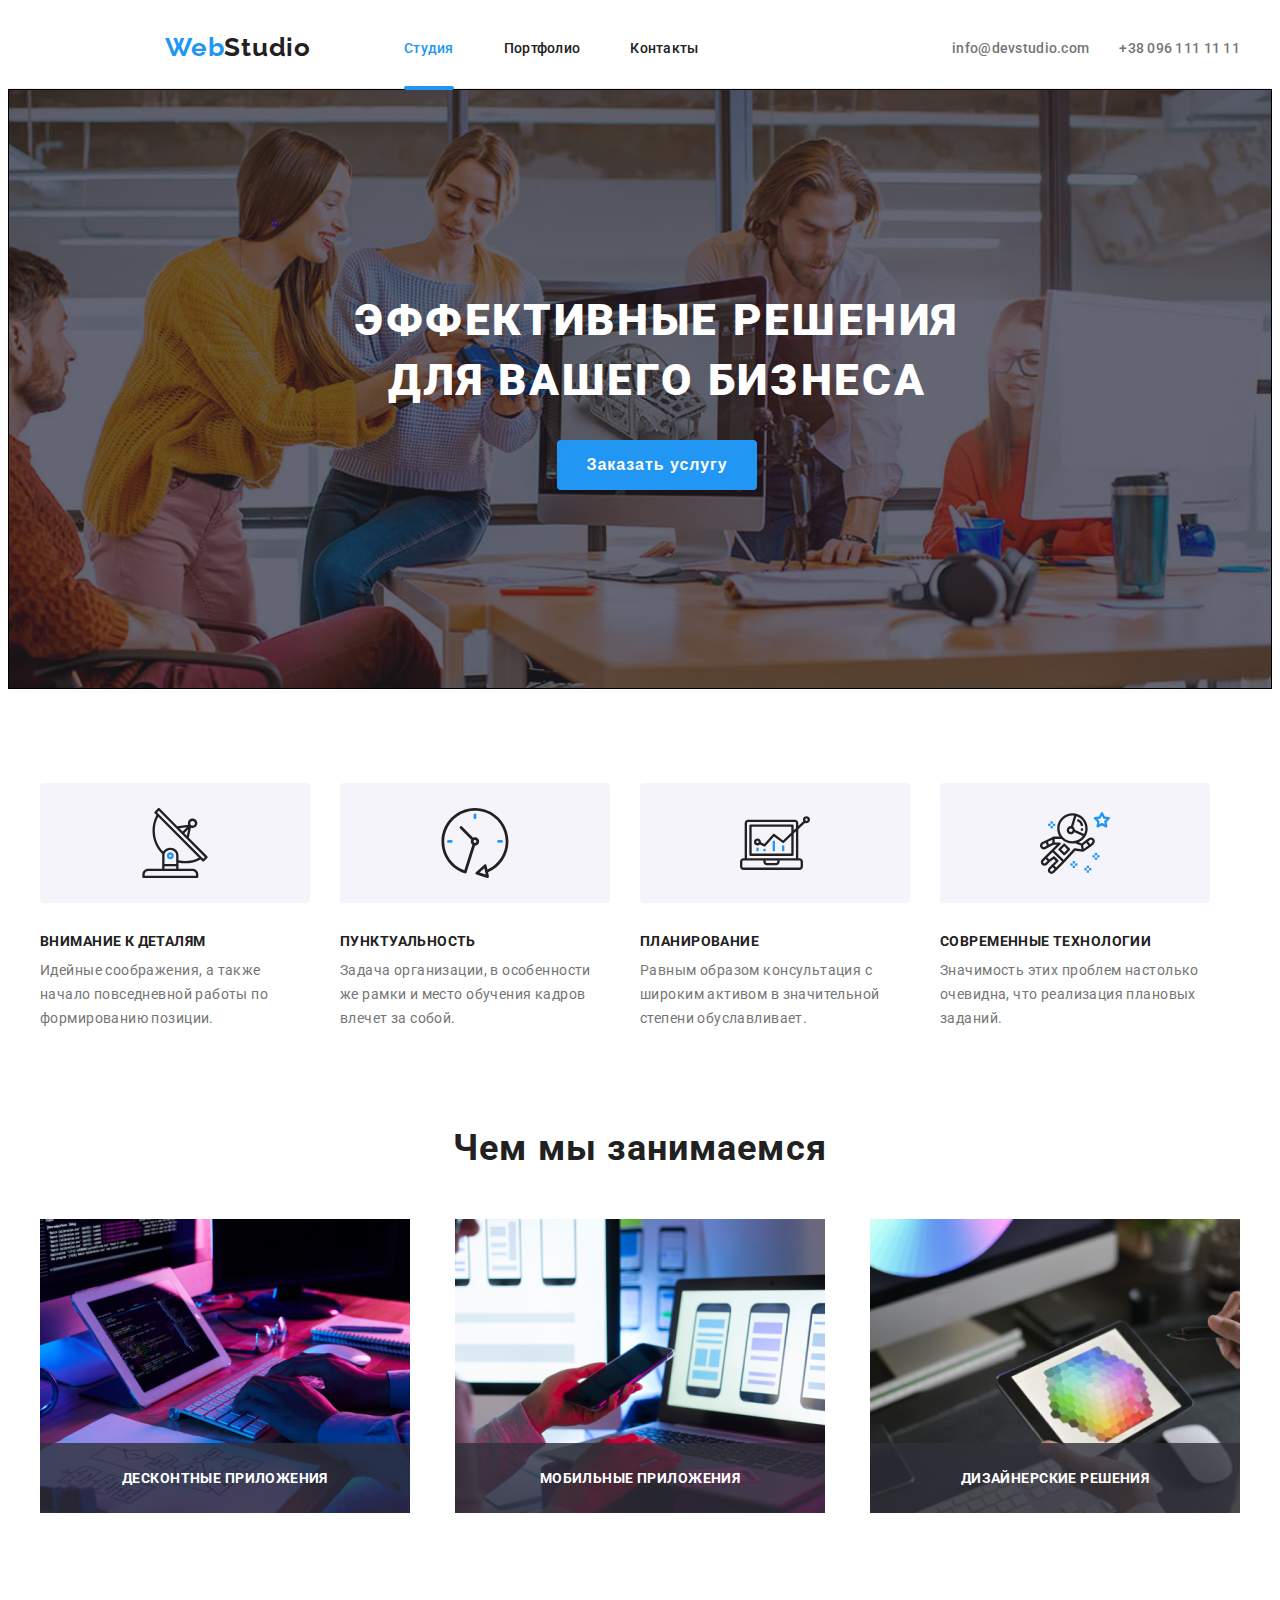
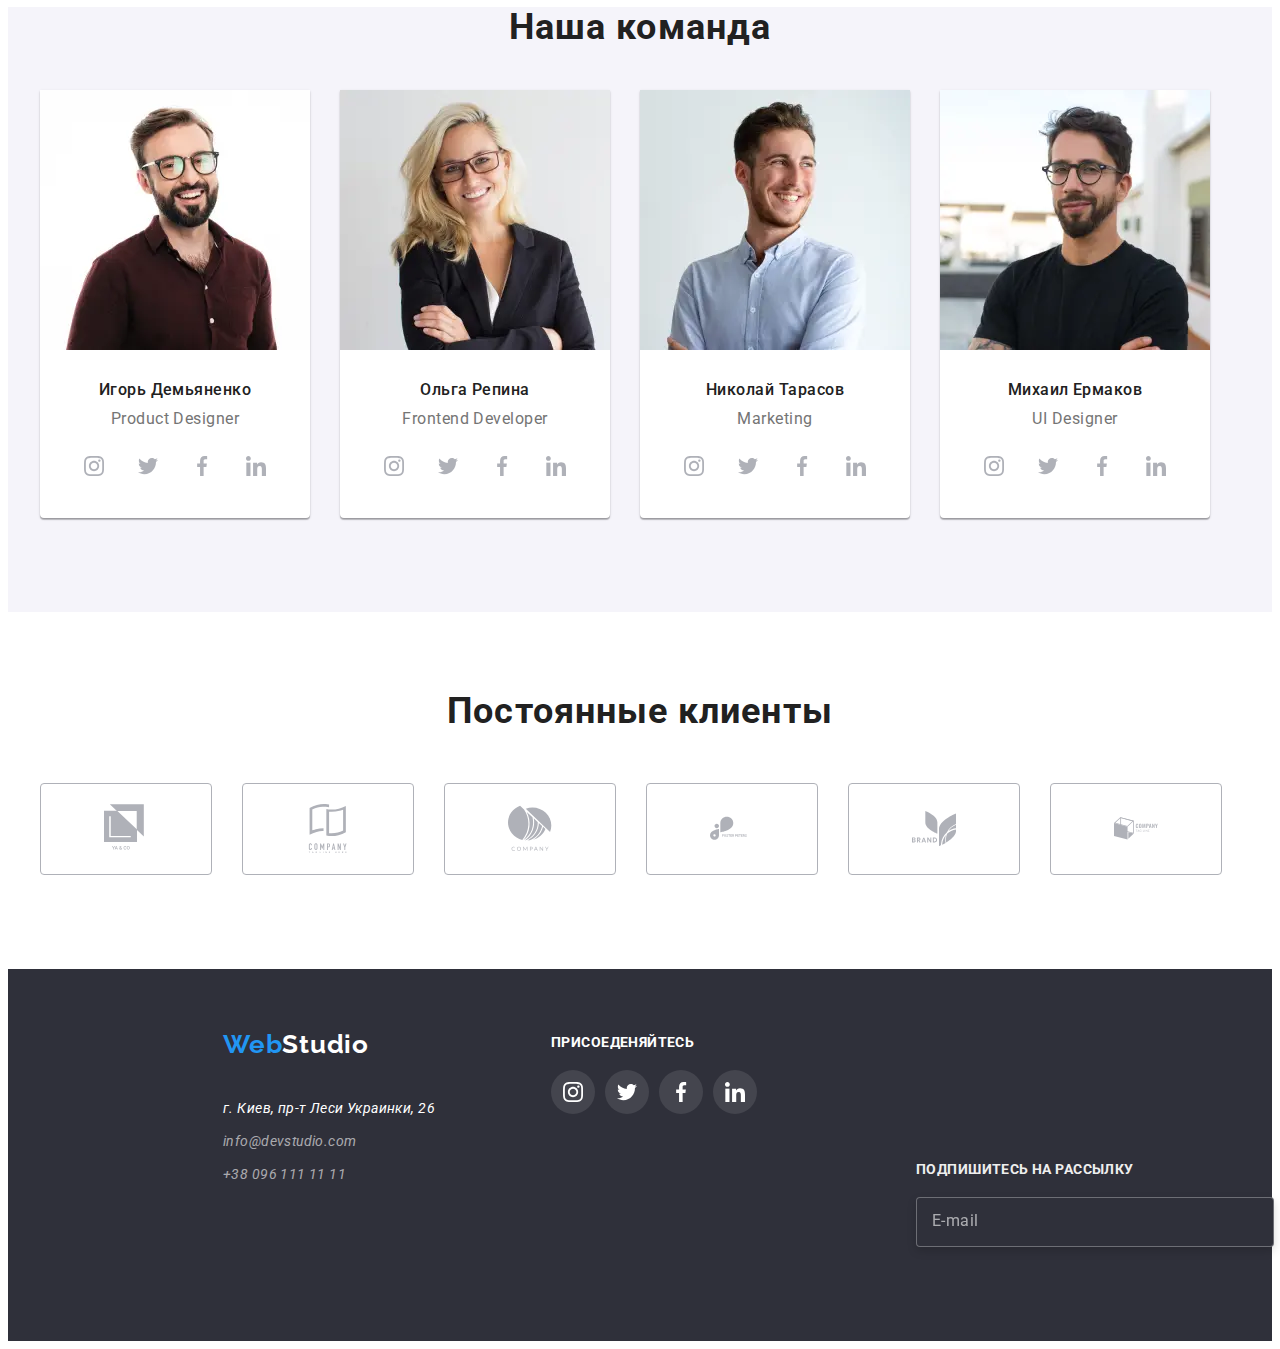
<file: index.html>
<!DOCTYPE html>
<html lang="ru">
<head>
    <meta charset="UTF-8">
    <meta name="viewport" content="width=device-width, initial-scale=1.0">
    <link rel="preconnect" href="https://fonts.gstatic.com">
    <link href="https://fonts.googleapis.com/css2?family=Raleway:wght@700&family=Roboto:wght@400;500;700;900&display=swap" rel="stylesheet">
    <link rel="stylesheet" href="https://cdnjs.cloudflare.com/ajax/libs/modern-normalize/1.0.0/modern-normalize.min.css" integrity="sha512-ISS7cAi1PEhQ8jnbJpJZMd29NlhNj4AWYyLOSp2CE/CsHxTCu+r+t0D2yoJudVrd0/8fTVPUVDzY5Tvli75u/g==" crossorigin="anonymous" />
    <link rel="stylesheet" href="./css/main.min.css" /> 
    <title>Студия</title>
</head>
<body>
    <header class="header">
    <div class="container">
        <nav class="navigation">
            <a class="logo-link link" href="#">
                Web<span class="logo-word">Studio</span>
            </a>
            <ul class="navigation-list list">
                <li class="navigation-list-item">
                    <a class="navigation-list-link link active current" href="./index.html">Студия</a>
                </li>
                <li class="navigation-list-item">
                    <a class="navigation-list-link link" href="./portfolio.html" target="_blank">Портфолио</a>
                </li>
                <li class="navigation-list-item">
                    <a class="navigation-list-link link" href="#">Контакты</a>
                </li>
            </ul>
        </nav>

        <button type="button" class="menu-btn" data-menu-button>
            <svg class="icon-menu">
                <use href="./images/sprite.svg#i-menu"></use>
            </svg>
        </button>

        <div class="email-tel">   
            <a class="email-link link" href="mailto:info@devstudio.com">
                <svg class="icom-envelope">
                    <use href="./images/sprite.svg#envelope"></use>
                </svg>
            info@devstudio.com</a>
                            
            <a class="tel-link link" href="tel:+380961111111">
                <svg class="icom-smartphone">
                 <use href="./images/sprite.svg#smartphone"></use>
                </svg> 
            +38 096 111 11 11</a>
        </div>
    </div>
    </header>

    <main class="main">
        <!--hero-->

        <section class="hero">
        <div class="container">
            <div class="content-hero">
                    <h1 class="hero-title">ЭФФЕКТИВНЫЕ РЕШЕНИЯ ДЛЯ ВАШЕГО БИЗНЕСА</h1>
                <div class="btn">
                    <button class="title-btn" type="button" data-modal-open>Заказать услугу</button>
                </div>
            </div>
        </div>
        </section>

        <!--features-->

        <section class="features">
        <div class="container">
            <ul class="features-list list">
                <li class="features-list-item">
                    <a class="features-link link" href="#">
                        <svg class="icom-antenna">
                            <use href="./images/sprite.svg#antenna"></use>
                        </svg>
                    </a>
                    <h3 class="features-title">ВНИМАНИЕ К ДЕТАЛЯМ</h3>
                        <p class="features-text">Идейные соображения, а также начало повседневной работы по формированию позиции.</p>
                 </li>
                 <li class="features-list-item">
                    <a class="features-link link" href="#">
                        <svg class="icom-clock">
                            <use href="./images/sprite.svg#clock"></use>
                        </svg>
                    </a>
                    <h3 class="features-title">ПУНКТУАЛЬНОСТЬ</h3>
                        <p class="features-text">Задача организации, в особенности же рамки и место обучения кадров влечет за собой.</p>
                 </li>
                 <li class="features-list-item">
                    <a class="features-link link" href="#">
                        <svg class="icom-diagram">
                            <use href="./images/sprite.svg#diagram"></use>
                        </svg>
                    </a>
                    <h3 class="features-title">ПЛАНИРОВАНИЕ</h3>
                        <p class="features-text">Равным образом консультация с широким активом в значительной степени обуславливает.</p>
                 </li>
                 <li class="features-list-item">
                    <a class="features-link link" href="#">
                        <svg class="icom-astronaut">
                            <use href="./images/sprite.svg#astronaut"></use>
                        </svg>
                    </a>
                    <h3 class="features-title">СОВРЕМЕННЫЕ ТЕХНОЛОГИИ</h3>
                        <p class="features-text">Значимость этих проблем настолько очевидна, что реализация плановых заданий.</p>
                 </li>
            </ul>
        </div>
        </section>

       <!--activity-->

        <section class="activity">
        <div class="container">
            <h2 class="activity-title">Чем мы занимаемся</h2>
            <ul class="activity-list list">
                <li class="activity-list-item">
                        <img class="activity-img" src="./images/main/activity/box1.jpg" alt="пишем програмный код" width="370" height="294">                   
                    <div class="label">
                        <p class="solutions">ДЕСКОНТНЫЕ ПРИЛОЖЕНИЯ</p>
                    </div>
                </li>
                <li class="activity-list-item">
                        <img class="activity-img" src="./images/main/activity/box2.jpg" alt="разрабатываем мобильные приложения" width="370" height="294">         
                    <div class="label">
                        <p class="solutions">МОБИЛЬНЫЕ ПРИЛОЖЕНИЯ</p>
                    </div>
                </li>
                <li class="activity-list-item">
                        <img class="activity-img" src="./images/main/activity/box3.jpg" alt="создаем дизайн" width="370" height="294">
                    <div class="label">
                        <p class="solutions">ДИЗАЙНЕРСКИЕ РЕШЕНИЯ</p>
                    </div>
                </li>
            </ul>
        </div>
        </section>

        <!--team-->

        <section class="team">
        <div class="container">
            <h2 class="team-title">Наша команда</h2>
            <ul class="team-list list">
                <li class="team-list-item">
                    <picture>
                        <source srcset="./images/main/team/igor_demyanenko-desktop.webp 1x, ./images/main/team/igor_demyanenko-desktop@2x.webp 2x"
                         media="(min-width: 1200px)" type="image/webp">

                        <source srcset="./images/main/team/igor_demyanenko-desktop.jpg 1x, ./images/main/team/igor_demyanenko-desktop@2x.jpg 2x"
                         media="(min-width: 1200px)">

                         <source srcset="./images/main/team/igor_demyanenko-tablet.webp 1x, ./images/main/team/igor_demyanenko-tablet@2x.webp 2x"
                         media="(min-width: 768px)" type="image/webp">

                         <source srcset="./images/main/team/igor_demyanenko-tablet.jpg 1x, ./images/main/team/igor_demyanenko-tablet@2x.jpg 2x"
                         media="(min-width: 768px)">

                         <source srcset="./images/main/team/igor_demyanenko-mobile.webp 1x, ./images/main/team/igor_demyanenko-mobile@2x.webp 2x"
                         media="(min-width: 480px)" type="image/webp">

                         <source srcset="./images/main/team/igor_demyanenko-mobile.jpg 1x, ./images/main/team/igor_demyanenko-mobile@2x.jpg 2x"
                         media="(min-width: 480px)">
                         
                        <img class="team-img" src="./images/main/team/igor_demyanenko.jpg" alt="Игорь Демьяненко">
                    </picture>

                    <div class="profeshional-name">  
                        <h3 class="team-name-title">Игорь Демьяненко</h3>
                        <p class="team-text" lang="en">Product Designer</p>
                        <ul class="social-list list">
                            <li class="social-list-item">
                                <a href="" class="social-list-link link">
                                    <svg class="social-list-icom">
                                        <use href="./images/sprite.svg#instagram"></use>
                                    </svg>
                                </a>
                            </li>
                            <li class="social-list-item">
                                <a href="" class="social-list-link link">
                                    <svg class="social-list-icom">
                                        <use href="./images/sprite.svg#twitter"></use>
                                    </svg>
                                </a>
                            </li>
                            <li class="social-list-item">
                                <a href="" class="social-list-link link">
                                    <svg class="social-list-icom">
                                        <use href="./images/sprite.svg#facebook"></use>
                                    </svg>
                                </a>
                            </li>
                            <li class="social-list-item">
                                <a href="" class="social-list-link link">
                                    <svg class="social-list-icom">
                                        <use href="./images/sprite.svg#linkedin"></use>
                                    </svg>
                                </a>
                            </li>
                        </ul>                           
                    </div>
                </li>
                <li class="team-list-item">
                    <picture>
                        <source srcset="./images/main/team/olga_repina-desktop.webp 1x, ./images/main/team/olga_repina-desktop@2x.webp 2x"
                         media="(min-width: 1200px)" type="image/webp">

                        <source srcset="./images/main/team/olga_repina-desktop.jpg 1x, ./images/main/team/olga_repina-desktop@2x.jpg 2x"
                         media="(min-width: 1200px)">

                         <source srcset="./images/main/team/olga_repina-tablet.webp 1x, ./images/main/team/olga_repina-tablet@2x.webp 2x"
                         media="(min-width: 768px)" type="image/webp">

                         <source srcset="./images/main/team/olga_repina-tablet.jpg 1x, ./images/main/team/olga_repina-tablet@2x.jpg 2x"
                         media="(min-width: 768px)">

                         <source srcset="./images/main/team/olga_repina-mobile.webp 1x, ./images/main/team/olga_repina-mobile@2x.webp 2x"
                         media="(min-width: 480px)" type="image/webp">

                         <source srcset="./images/main/team/olga_repina-mobile.jpg 1x, ./images/main/team/olga_repina-mobile@2x.jpg 2x"
                         media="(min-width: 480px)">
                         
                        <img class="team-img" src="./images/main/team/olga_repina.jpg" alt="Ольга Репина">
                    </picture>
                        
                    <div class="profeshional-name">
                        <h3 class="team-name-title">Ольга Репина</h3>
                        <p class="team-text" lang="en">Frontend Developer</p>
                        <ul class="social-list list">
                            <li class="social-list-item">
                                <a href="" class="social-list-link link">
                                    <svg class="social-list-icom">
                                        <use href="./images/sprite.svg#instagram"></use>
                                    </svg>
                                </a>
                            </li>
                            <li class="social-list-item">
                                <a href="" class="social-list-link link">
                                    <svg class="social-list-icom">
                                        <use href="./images/sprite.svg#twitter"></use>
                                    </svg>
                                </a>
                            </li>
                            <li class="social-list-item">
                                <a href="" class="social-list-link link">
                                    <svg class="social-list-icom">
                                        <use href="./images/sprite.svg#facebook"></use>
                                    </svg>
                                </a>
                            </li>
                            <li class="social-list-item">
                                <a href="" class="social-list-link link">
                                    <svg class="social-list-icom">
                                        <use href="./images/sprite.svg#linkedin"></use>
                                    </svg>
                                </a>
                            </li>
                        </ul>                            
                    </div> 
                </li>
                <li class="team-list-item">
                    <picture>
                        <source srcset="./images/main/team/nikolai_tarasov-desktop.webp 1x, ./images/main/team/nikolai_tarasov-desktop@2x.webp 2x"
                         media="(min-width: 1200px)" type="image/webp">

                        <source srcset="./images/main/team/nikolai_tarasov-desktop.jpg 1x, ./images/main/team/nikolai_tarasov-desktop@2x.jpg 2x"
                         media="(min-width: 1200px)">

                         <source srcset="./images/main/team/nikolai_tarasov-tablet.webp 1x, ./images/main/team/nikolai_tarasov-tablet@2x.webp 2x"
                         media="(min-width: 768px)" type="image/webp">

                         <source srcset="./images/main/team/nikolai_tarasov-tablet.jpg 1x, ./images/main/team/nikolai_tarasov-tablet@2x.jpg 2x"
                         media="(min-width: 768px)">

                         <source srcset="./images/main/team/nikolai_tarasov-mobile.webp 1x, ./images/main/team/nikolai_tarasov-mobile@2x.webp 2x"
                         media="(min-width: 480px)" type="image/webp">

                         <source srcset="./images/main/team/nikolai_tarasov-mobile.jpg 1x, ./images/main/team/nikolai_tarasov-mobile@2x.jpg 2x"
                         media="(min-width: 480px)">
                         
                        <img class="team-img" src="./images/main/team/nikolai_tarasov.jpg" alt="Николай Тарасов">
                    </picture>
                        
                    <div class="profeshional-name">
                        <h3 class="team-name-title">Николай Тарасов</h3>
                        <p class="team-text" lang="en">Marketing</p>
                        <ul class="social-list list">
                            <li class="social-list-item">
                                <a href="" class="social-list-link link">
                                    <svg class="social-list-icom">
                                        <use href="./images/sprite.svg#instagram"></use>
                                    </svg>
                                </a>
                            </li>
                            <li class="social-list-item">
                                <a href="" class="social-list-link link">
                                    <svg class="social-list-icom">
                                        <use href="./images/sprite.svg#twitter"></use>
                                    </svg>
                                </a>
                            </li>
                            <li class="social-list-item">
                                <a href="" class="social-list-link link">
                                    <svg class="social-list-icom">
                                        <use href="./images/sprite.svg#facebook"></use>
                                    </svg>
                                </a>
                            </li>
                            <li class="social-list-item">
                                <a href="" class="social-list-link link">
                                    <svg class="social-list-icom">
                                        <use href="./images/sprite.svg#linkedin"></use>
                                    </svg>
                                </a>
                            </li>
                        </ul>                           
                    </div>
                </li>
                <li class="team-list-item">
                    <picture>
                        <source srcset="./images/main/team/mihail_ermakov-desktop.webp 1x, ./images/main/team/mihail_ermakov-desktop@2x.webp 2x"
                         media="(min-width: 1200px)" type="image/webp">

                        <source srcset="./images/main/team/mihail_ermakov-desktop.jpg 1x, ./images/main/team/mihail_ermakov-desktop@2x.jpg 2x"
                         media="(min-width: 1200px)">

                         <source srcset="./images/main/team/mihail_ermakov-tablet.webp 1x, ./images/main/team/mihail_ermakov-tablet@2x.webp 2x"
                         media="(min-width: 768px)" type="image/webp">

                         <source srcset="./images/main/team/mihail_ermakov-tablet.jpg 1x, ./images/main/team/mihail_ermakov-tablet@2x.jpg 2x"
                         media="(min-width: 768px)">

                         <source srcset="./images/main/team/mihail_ermakov-mobile.webp 1x, ./images/main/team/mihail_ermakov-mobile@2x.webp 2x"
                         media="(min-width: 480px)" type="image/webp">

                         <source srcset="./images/main/team/mihail_ermakov-mobile.jpg 1x, ./images/main/team/mihail_ermakov-mobile@2x.jpg 2x"
                         media="(min-width: 480px)">
                         
                        <img class="team-img" src="./images/main/team/mihail_ermakov.jpg" alt="Михаил Ермаков">
                    </picture>
                        
                    <div class="profeshional-name">
                        <h3 class="team-name-title">Михаил Ермаков</h3>
                        <p class="team-text" lang="en">UI Designer</p>
                        <ul class="social-list list">
                            <li class="social-list-item">
                                <a href="" class="social-list-link link">
                                    <svg class="social-list-icom">
                                        <use href="./images/sprite.svg#instagram"></use>
                                    </svg>
                                </a>
                            </li>
                            <li class="social-list-item">
                                <a href="" class="social-list-link link">
                                    <svg class="social-list-icom">
                                        <use href="./images/sprite.svg#twitter"></use>
                                    </svg>
                                </a>
                            </li>
                            <li class="social-list-item">
                                <a href="" class="social-list-link link">
                                    <svg class="social-list-icom">
                                        <use href="./images/sprite.svg#facebook"></use>
                                    </svg>
                                </a>
                            </li>
                            <li class="social-list-item">
                                <a href="" class="social-list-link link">
                                    <svg class="social-list-icom">
                                        <use href="./images/sprite.svg#linkedin"></use>
                                    </svg>
                                </a>
                            </li>
                        </ul>                           
                    </div>
                </li>
            </ul>
        </div>
        </section>

        <!--clients-->

        <section class="clients">
            <div class="container">
                <h2 class="clients-title">Постоянные клиенты</h2>
                <ul class="clients-list list">
                    <li class="clients-list-link">
                        <a href="#" class="clients-list-item link">
                            <svg class="clients-logo-icom-one">
                                <use href="./images/sprite.svg#logo-1"></use>
                            </svg>
                        </a>
                    </li>
                    <li class="clients-list-link">
                        <a href="#" class="clients-list-item link">
                            <svg class="clients-logo-icom-two">
                                <use href="./images/sprite.svg#logo-2"></use>
                            </svg>
                        </a>
                    </li>
                    <li class="clients-list-link">
                        <a href="#" class="clients-list-item link">
                            <svg class="clients-logo-icom-three">
                                <use href="./images/sprite.svg#logo-3"></use>
                            </svg>
                        </a>
                    </li>
                    <li class="clients-list-link">
                        <a href="#" class="clients-list-item link">
                            <svg class="clients-logo-icom-four">
                                <use href="./images/sprite.svg#logo-4"></use>
                            </svg>
                        </a>
                    </li>
                    <li class="clients-list-link">
                        <a href="#" class="clients-list-item link">
                            <svg class="clients-logo-icom-five">
                                <use href="./images/sprite.svg#logo-5"></use>
                            </svg>
                        </a>
                    </li>
                    <li class="clients-list-link">
                        <a href="#" class="clients-list-item link">
                            <svg class="clients-logo-icom-six">
                                <use href="./images/sprite.svg#logo-6"></use>
                            </svg>
                        </a>
                    </li>
                </ul>
            </div>
        </section>
    </main>

    <footer class="footer">

        <div class="container">
            <section class="logo-address">

                <a class="logo-link link" href="#">
                    Web<span class="logo-word-write">Studio</span>
                </a>

                    <address class="address">
                        <ul class="contact-information-list list">
                            <li class="contact-information-list-item">
                                <a class="contact-information-map-link link" href="https://goo.gl/maps/K1ET4u2LAz49KQGh7" target="_blank">г. Киев, пр-т Леси Украинки, 26</a>
                            </li>
                            <li class="contact-information-list-item">
                                <a class="contact-information-link link" href="mailto:info@devstudio.com">info@devstudio.com</a>
                            </li>
                            <li class="contact-information-list-item">
                                <a class="contact-information-link link" href="tel:+380961111111">+38 096 111 11 11</a>
                            </li>
                        </ul>
                    </address>
            </section>
            
                <div class="join-social">
                    <h3 class="join-social-titel">ПРИСОЕДЕНЯЙТЕСЬ</h3>
                    <ul class="join-social-list list">
                     <li class="join-social-list-item">
                            <a href="#" class="join-social-list-link link">
                                <svg class="join-social-list-icom">
                                    <use href="./images/sprite.svg#instagram"></use>
                                </svg>
                            </a>
                        </li>
                        <li class="join-social-list-item">
                            <a href="" class="join-social-list-link link">
                                <svg class="join-social-list-icom">
                                    <use href="./images/sprite.svg#twitter"></use>
                                </svg>
                            </a>
                        </li>
                        <li class="join-social-list-item">
                            <a href="" class="join-social-list-link link">
                                <svg class="join-social-list-icom">
                                    <use href="./images/sprite.svg#facebook"></use>
                                </svg>
                            </a>
                        </li>
                        <li class="join-social-list-item">
                            <a href="" class="join-social-list-link link">
                                <svg class="join-social-list-icom">
                                    <use href="./images/sprite.svg#linkedin"></use>
                                </svg>
                            </a>
                        </li>
                    </ul>                           
                </div>
            
            <div class="block-form-wrapper">

                <form action="#" class="mailing-form">
                    <h3 class="block-form-title">ПОДПИШИТЕСЬ НА РАССЫЛКУ</h3>

                    <div class="footer-form">
                        <input name="user-email" type="email" class="email-mailing-input" placeholder="E-mail">
                        <button class="mailing-btn" type="submit">Подписатся
                            <svg class="icon-send">
                                <use href="./images/sprite.svg#icon-send"></use>
                            </svg>
                        </button>
                    </div>

                </form>
                
            </div>
            
        </div>
        
    </footer>

    <div class="modal-menu" data-menu>
        
        <button type="button" class="mobail-close-btn" data-menu-close>
            <svg class="mobail-icom-close-btn">
                <use href="./images/sprite.svg#close-btn"></use>
            </svg> 
        </button>

        <ul class="modal-menu-list list">
            <li class="modal-menu-list-item">
                <a href="./index.html" class="modal-menu-link link active">Студия</a>
            </li>
            <li class="modal-menu-list-item">
                <a href="#" class="modal-menu-link link">Портфолио</a>
            </li>
            <li class="modal-menu-list-item">
                <a href="#" class="modal-menu-link link">Контакты</a>
            </li>
        </ul>

        <div class="mobail-contakt">
            <ul class="mobail-contakt-list list">
                <li class="mobail-contakt-list-item">
                    <a class="mobail-tel-link link" href="tel:+380961111111">
                     +38 096 111 11 11</a>
                </li> 
                <li class="mobail-contakt-list-item">                
                    <a class="mobail-email-link link" href="mailto:info@devstudio.com">
                        info@devstudio.com</a>
                </li>
            </ul>
        </div>

        <div class="social-mobail">
            <ul class="social-mobail-list list">
                <li class="social-mobail-list-item">
                    <a class="social-mobail-link link" href="#">Instagram</a>
                </li> 
                <li class="social-mobail-list-item">
                    <a class="social-mobail-link link" href="#">Twitter</a>
                </li> 
                <li class="social-mobail-list-item">
                    <a class="social-mobail-link link" href="#">Facebook</a>
                </li> 
                <li class="social-mobail-list-item">
                    <a class="social-mobail-link link" href="#">LinkedIn</a>
                </li> 
            </ul>
        </div>
    </div>

    <!--modal windows-->

    <div class="beckdrop is-hidden" data-modal>
        <div class="modal-w">
            <button type="button" class="modal-close-btn" data-modal-close>
                <svg class="close-btn">
                    <use href="./images/sprite.svg#icon-close-black-btn"></use>
                </svg>
            </button>
            <p class="modal-ackcent">Оставьте свои данные, мы вам перезвоним</p>
            <form action="#" class="modal-form">
                <label class="modal-form-inpun-label">Имя
                    <span class="modal-form-inpun-wrapper">
                    <input name="user-name" type="text" class="modal-form-inpun">
                    <svg class="icom-person-btn">
                        <use href="./images/sprite.svg#icon-person"></use>
                    </svg>
                    </span>
                </label>

               <label class="modal-form-inpun-label">Телефон
                    <span class="modal-form-inpun-wrapper">
                    <input name="user-phone" type="tel" class="modal-form-inpun">
                    <svg class="icom-phone-btn">
                        <use href="./images/sprite.svg#icon-phone"></use>
                    </svg>
                    </span>
                </label>

               <label class="modal-form-inpun-label">Почта
                    <span class="modal-form-inpun-wrapper">
                    <input name="user-email" type="email" class="modal-form-inpun">
                    <svg class="icom-email-btn">
                        <use href="./images/sprite.svg#icon-email"></use>
                    </svg>
                    </span>
                </label>

               <label class="modal-form-inpun-label">Комментарий
                    <textarea name="user-message" class="modal-form-message" placeholder="Введите текст"></textarea>
                </label>

               <input name="user-policy" type="checkbox" id="policy-chek" class="modal-check-policy visually-hidden">
                    <label for="policy-chek" class="modal-check-label-policy">Соглашаюсь с рассылкой и принимаю<a href="#" class="modal-check-label-policy-link">Условия договора</a></label>
               
               <button type="submit" class="modal-form-btn">Отправить</button>

            </form>
        </div>

    </div>

    <script src="./js/modal.js"></script>
    <script src="./js/modal-menu.js"></script>
</body>
</html>
</file>
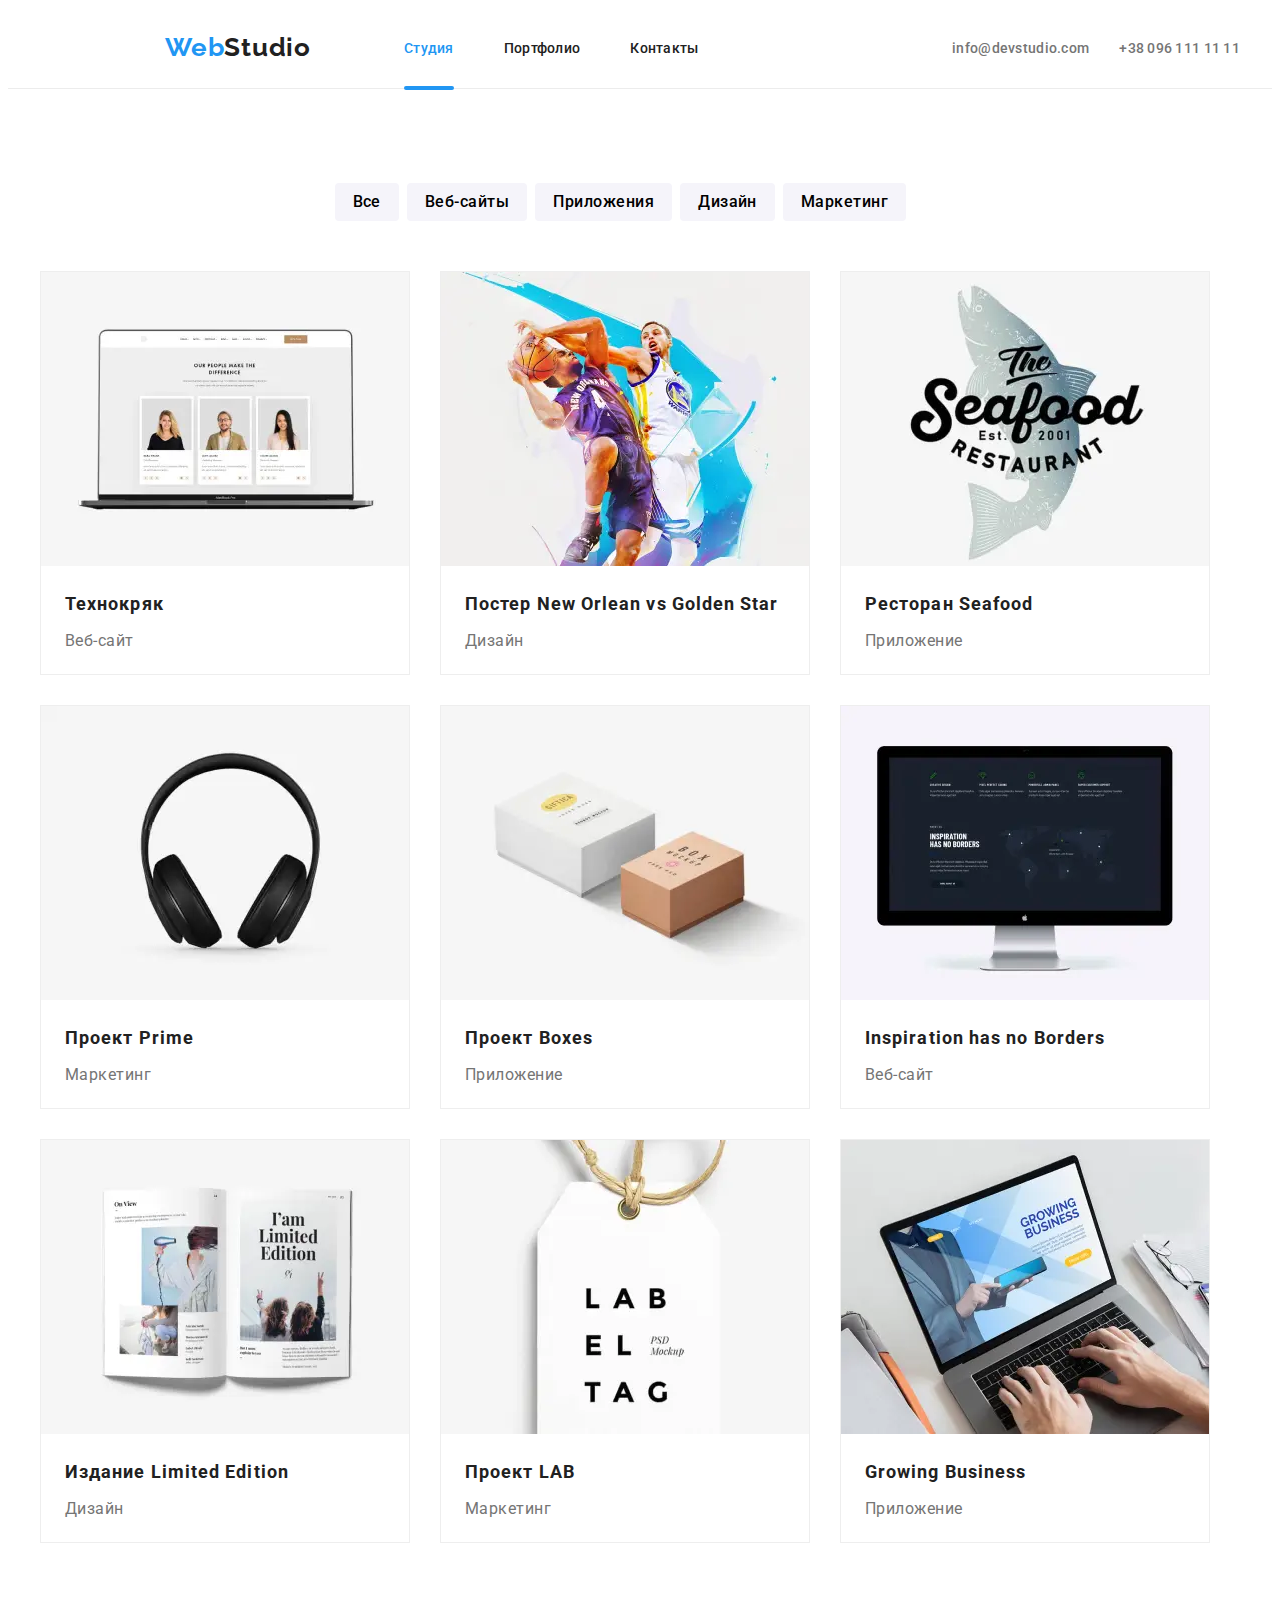
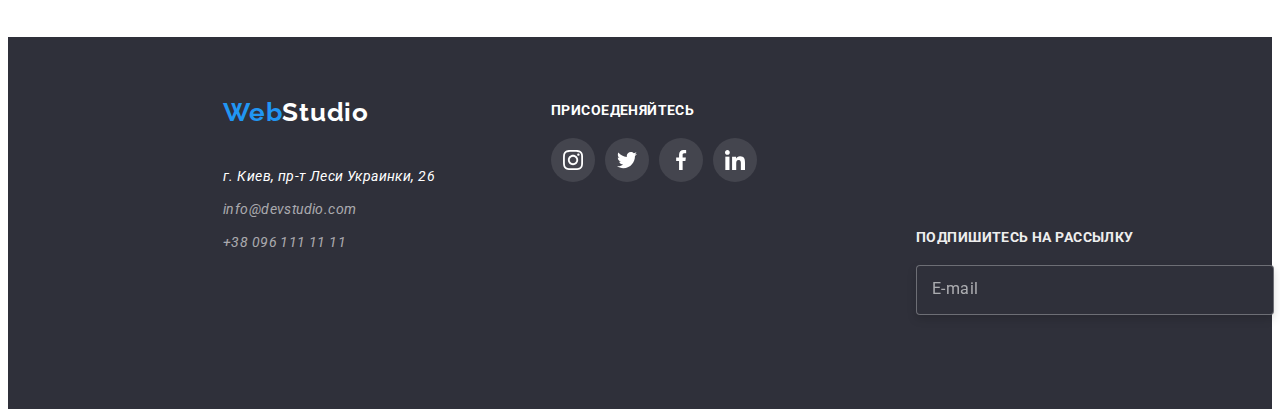
<file: portfolio.html>
<!DOCTYPE html>
<html lang="ru">
<head>
    <meta charset="UTF-8">
    <meta name="viewport" content="width=device-width, initial-scale=1.0">
    <link rel="preconnect" href="https://fonts.gstatic.com">
    <link href="https://fonts.googleapis.com/css2?family=Raleway:wght@700&family=Roboto:wght@400;500;700;900&display=swap" rel="stylesheet">
    <link rel="stylesheet" href="https://cdnjs.cloudflare.com/ajax/libs/modern-normalize/1.0.0/modern-normalize.min.css" integrity="sha512-ISS7cAi1PEhQ8jnbJpJZMd29NlhNj4AWYyLOSp2CE/CsHxTCu+r+t0D2yoJudVrd0/8fTVPUVDzY5Tvli75u/g==" crossorigin="anonymous" />
    <link rel="stylesheet" href="./css/portfolio.min.css" /> 
    <title>Портфолио</title>
</head>
<body>
    <header class="header">
        <div class="container">
            <nav class="navigation">
                <a class="logo-link link" href="#">
                    Web<span class="logo-word">Studio</span>
                </a>
                <ul class="navigation-list list">
                    <li class="navigation-list-item">
                        <a class="navigation-list-link link active current" href="./index.html">Студия</a>
                    </li>
                    <li class="navigation-list-item">
                        <a class="navigation-list-link link" href="./portfolio.html" target="_blank">Портфолио</a>
                    </li>
                    <li class="navigation-list-item">
                        <a class="navigation-list-link link" href="#">Контакты</a>
                    </li>
                </ul>
            </nav>
    
            <button type="button" class="menu-btn" data-menu-button>
                <svg class="icon-menu">
                    <use href="./images/sprite.svg#i-menu"></use>
                </svg>
            </button>
    
            <div class="email-tel">   
                <a class="email-link link" href="mailto:info@devstudio.com">
                    <svg class="icom-envelope">
                        <use href="./images/sprite.svg#envelope"></use>
                    </svg>
                info@devstudio.com</a>
                                
                <a class="tel-link link" href="tel:+380961111111">
                    <svg class="icom-smartphone">
                     <use href="./images/sprite.svg#smartphone"></use>
                    </svg> 
                +38 096 111 11 11</a>
            </div>
               
        
            <!--<div class="modal-menu" data-menu>
            
                <button type="button" class="mobail-close-btn" data-menu-close>
                    <svg class="mobail-icom-close-btn">
                        <use href="./images/sprite.svg#close-btn"></use>
                    </svg> 
                </button>
    
                <ul class="modal-menu-list list">
                    <li class="modal-menu-list-item">
                        <a href="./index.html" class="modal-menu-link link active">Студия</a>
                    </li>
                    <li class="modal-menu-list-item">
                        <a href="#" class="modal-menu-link link">Портфолио</a>
                    </li>
                    <li class="modal-menu-list-item">
                        <a href="#" class="modal-menu-link link">Контакты</a>
                    </li>
                </ul>
       
                <div class="mobail-contakt">
                    <ul class="mobail-contakt-list list">
                        <li class="mobail-contakt-list-item">
                            <a class="mobail-tel-link link" href="tel:+380961111111">
                             +38 096 111 11 11</a>
                        </li> 
                        <li class="mobail-contakt-list-item">                
                            <a class="mobail-email-link link" href="mailto:info@devstudio.com">
                                info@devstudio.com</a>
                        </li>
                    </ul>
                </div>
    
                <div class="social-mobail">
                    <ul class="social-mobail-list list">
                        <li class="social-mobail-list-item">
                            <a class="social-mobail-link link" href="#">Instagram</a>
                        </li> 
                        <li class="social-mobail-list-item">
                            <a class="social-mobail-link link" href="#">Twitter</a>
                        </li> 
                        <li class="social-mobail-list-item">
                            <a class="social-mobail-link link" href="#">Facebook</a>
                        </li> 
                        <li class="social-mobail-list-item">
                            <a class="social-mobail-link link" href="#">LinkedIn</a>
                        </li> 
                    </ul>
                </div>
            </div>
        </div>-->
    
        
        </header>
        
    <main class="main">

        <!--projects-->

<section class="projects">
   <div class="container">
        <ul class="main-project-list list">
            <li class="main-project-item">
                <button class="project-btn" type="button">Все</button>
            </li>
            <li class="main-project-item">
                <button class="project-btn" type="button">Веб-сайты</button>
            </li>
            <li class="main-project-item">
                <button class="project-btn" type="button">Приложения</button>
            </li>
            <li class="main-project-item">
                <button class="project-btn" type="button">Дизайн</button>
            </li>
            <li class="main-project-item">
                <button class="project-btn" type="button">Маркетинг</button>
            </li>
        </ul>
         
        <ul class="projects-list list">
            <li class="projects-item">
        <a href="#" class="content-link link">
            <div class="projects-list-imgs-wrapper">
                <picture>
                    <source srcset="./images/main/portfolios/portfolio1-desktop.webp 1x, ./images/main/portfolios/portfolio1-desktop@2x.webp 2x"
                         media="(min-width: 1200px)" type="image/webp">

                    <source srcset="./images/main/portfolios/portfolio1-desktop.jpg 1x, ./images/main/portfolios/portfolio1-desktop@2x.jpg 2x"
                         media="(min-width: 1200px)">

                    <source srcset="./images/main/portfolios/portfolio1-tablet.webp 1x, ./images/main/portfolios/portfolio1-tablet@2x.webp 2x"
                         media="(min-width: 768px)" type="image/webp">

                    <source srcset="./images/main/portfolios/portfolio1-tablet.jpg 1x, ./images/main/portfolios/portfolio1-tablet@2x.jpg 2x"
                         media="(min-width: 768px)">

                    <source srcset="./images/main/portfolios/portfolio1-mobile.webp 1x, ./images/main/portfolios/portfolio1-mobile@2x.webp 2x"
                         media="(min-width: 480px)" type="image/webp">

                    <source srcset="./images/main/portfolios/portfolio1-mobile.jpg 1x, ./images/main/portfolios/portfolio1-mobile@2x.jpg 2x"
                         media="(min-width: 480px)">

                    <img class="projects-imgs" src="./images/main/portfolios/portfolio1.jpg" alt="Технокряк">
                </picture>
                 
                <p class="overlay">Технокряк это современная площадка распространения коронавируса. Компании используют эту платформу для цифрового шпионажа и атак на защищённые сервера конкурентов.</p>
            </div>
            <div class="title-text">
                <h3 class="projects-title">Технокряк</h3>
                <p class="projects-text">Веб-сайт</p>
            </div>
        </a>
            </li>
            <li class="projects-item">
        <a href="#" class="content-link link">
            <div class="projects-list-imgs-wrapper">
                <picture>
                    <source srcset="./images/main/portfolios/portfolio2-desktop.webp 1x, ./images/main/portfolios/portfolio2-desktop@2x.webp 2x"
                         media="(min-width: 1200px)" type="image/webp">

                    <source srcset="./images/main/portfolios/portfolio2-desktop.jpg 1x, ./images/main/portfolios/portfolio2-desktop@2x.jpg 2x"
                         media="(min-width: 1200px)">

                    <source srcset="./images/main/portfolios/portfolio2-tablet.webp 1x, ./images/main/portfolios/portfolio2-tablet@2x.webp 2x"
                         media="(min-width: 768px)" type="image/webp">

                    <source srcset="./images/main/portfolios/portfolio2-tablet.jpg 1x, ./images/main/portfolios/portfolio2-tablet@2x.jpg 2x"
                         media="(min-width: 768px)">

                    <source srcset="./images/main/portfolios/portfolio2-mobile.webp 1x, ./images/main/portfolios/portfolio2-mobile@2x.webp 2x"
                         media="(min-width: 480px)" type="image/webp">

                    <source srcset="./images/main/portfolios/portfolio2-mobile.jpg 1x, ./images/main/portfolios/portfolio2-mobile@2x.jpg 2x"
                         media="(min-width: 480px)">

                    <img class="projects-imgs" src="./images/main/portfolios/portfolio2.jpg" alt="Постер New Orlean vs Golden Star">
                </picture>
                
                <p class="overlay">Технокряк это современная площадка распространения коронавируса. Компании используют эту платформу для цифрового шпионажа и атак на защищённые сервера конкурентов.</p>
            </div>
            <div class="title-text">
                <h3 class="projects-title" lang="en">Постер New Orlean vs Golden Star</h3>
                <p class="projects-text">Дизайн</p>
            </div>
        </a>
            </li>
            <li class="projects-item">
        <a href="#" class="content-link link">
            <div class="projects-list-imgs-wrapper">
                <picture>
                    <source srcset="./images/main/portfolios/portfolio3-desktop.webp 1x, ./images/main/portfolios/portfolio3-desktop@2x.webp 2x"
                         media="(min-width: 1200px)" type="image/webp">

                    <source srcset="./images/main/portfolios/portfolio3-desktop.jpg 1x, ./images/main/portfolios/portfolio3-desktop@2x.jpg 2x"
                         media="(min-width: 1200px)">

                    <source srcset="./images/main/portfolios/portfolio3-tablet.webp 1x, ./images/main/portfolios/portfolio3-tablet@2x.webp 2x"
                         media="(min-width: 768px)" type="image/webp">

                    <source srcset="./images/main/portfolios/portfolio3-tablet.jpg 1x, ./images/main/portfolios/portfolio3-tablet@2x.jpg 2x"
                         media="(min-width: 768px)">

                    <source srcset="./images/main/portfolios/portfolio3-mobile.webp 1x, ./images/main/portfolios/portfolio3-mobile@2x.webp 2x"
                         media="(min-width: 480px)" type="image/webp">

                    <source srcset="./images/main/portfolios/portfolio3-mobile.jpg 1x, ./images/main/portfolios/portfolio3-mobile@2x.jpg 2x"
                         media="(min-width: 480px)">

                    <img class="projects-imgs" src="./images/main/portfolios/portfolio3.jpg" alt="Ресторан Seafood">
                </picture>
                
                <p class="overlay">Технокряк это современная площадка распространения коронавируса. Компании используют эту платформу для цифрового шпионажа и атак на защищённые сервера конкурентов.</p>
            </div>
            <div class="title-text">
                <h3 class="projects-title" lang="en">Ресторан Seafood</h3>
                <p class="projects-text">Приложение</p>
            </div>
        </a>
            </li>
            <li class="projects-item">
        <a href="#" class="content-link link">
            <div class="projects-list-imgs-wrapper">
                <picture>
                    <source srcset="./images/main/portfolios/portfolio4-desktop.webp 1x, ./images/main/portfolios/portfolio4-desktop@2x.webp 2x"
                         media="(min-width: 1200px)" type="image/webp">

                    <source srcset="./images/main/portfolios/portfolio4-desktop.jpg 1x, ./images/main/portfolios/portfolio4-desktop@2x.jpg 2x"
                         media="(min-width: 1200px)">

                    <source srcset="./images/main/portfolios/portfolio4-tablet.webp 1x, ./images/main/portfolios/portfolio4-tablet@2x.webp 2x"
                         media="(min-width: 768px)" type="image/webp">

                    <source srcset="./images/main/portfolios/portfolio4-tablet.jpg 1x, ./images/main/portfolios/portfolio4-tablet@2x.jpg 2x"
                         media="(min-width: 768px)">

                    <source srcset="./images/main/portfolios/portfolio4-mobile.webp 1x, ./images/main/portfolios/portfolio4-mobile@2x.webp 2x"
                         media="(min-width: 480px)" type="image/webp">

                    <source srcset="./images/main/portfolios/portfolio4-mobile.jpg 1x, ./images/main/portfolios/portfolio4-mobile@2x.jpg 2x"
                         media="(min-width: 480px)">

                    <img class="projects-imgs" src="./images/main/portfolios/portfolio4.jpg" alt="Проект Prime">
                </picture>
                
                <p class="overlay">Технокряк это современная площадка распространения коронавируса. Компании используют эту платформу для цифрового шпионажа и атак на защищённые сервера конкурентов.</p>
            </div>
            <div class="title-text">
                <h3 class="projects-title" lang="en">Проект Prime</h3>
                <p class="projects-text">Маркетинг</p>
            </div>
        </a>
            </li>
            <li class="projects-item">
        <a href="#" class="content-link link">
            <div class="projects-list-imgs-wrapper">
                <picture>
                    <source srcset="./images/main/portfolios/portfolio5-desktop.webp 1x, ./images/main/portfolios/portfolio5-desktop@2x.webp 2x"
                         media="(min-width: 1200px)" type="image/webp">

                    <source srcset="./images/main/portfolios/portfolio5-desktop.jpg 1x, ./images/main/portfolios/portfolio5-desktop@2x.jpg 2x"
                         media="(min-width: 1200px)">

                    <source srcset="./images/main/portfolios/portfolio5-tablet.webp 1x, ./images/main/portfolios/portfolio5-tablet@2x.webp 2x"
                         media="(min-width: 768px)" type="image/webp">

                    <source srcset="./images/main/portfolios/portfolio5-tablet.jpg 1x, ./images/main/portfolios/portfolio5-tablet@2x.jpg 2x"
                         media="(min-width: 768px)">

                    <source srcset="./images/main/portfolios/portfolio5-mobile.webp 1x, ./images/main/portfolios/portfolio5-mobile@2x.webp 2x"
                         media="(min-width: 480px)" type="image/webp">

                    <source srcset="./images/main/portfolios/portfolio5-mobile.jpg 1x, ./images/main/portfolios/portfolio5-mobile@2x.jpg 2x"
                         media="(min-width: 480px)">

                    <img class="projects-imgs" src="./images/main/portfolios/portfolio5.jpg" alt="Проект Boxes">
                </picture>
                
                <p class="overlay">Технокряк это современная площадка распространения коронавируса. Компании используют эту платформу для цифрового шпионажа и атак на защищённые сервера конкурентов.</p>
            </div>
            <div class="title-text">
                <h3 class="projects-title" lang="en">Проект Boxes</h3>
                <p class="projects-text">Приложение</p>
            </div>
        </a>
            </li>
            <li class="projects-item">
        <a href="#" class="content-link link">
            <div class="projects-list-imgs-wrapper">
                <picture>
                    <source srcset="./images/main/portfolios/portfolio6-desktop.webp 1x, ./images/main/portfolios/portfolio6-desktop@2x.webp 2x"
                         media="(min-width: 1200px)" type="image/webp">

                    <source srcset="./images/main/portfolios/portfolio6-desktop.jpg 1x, ./images/main/portfolios/portfolio6-desktop@2x.jpg 2x"
                         media="(min-width: 1200px)">

                    <source srcset="./images/main/portfolios/portfolio6-tablet.webp 1x, ./images/main/portfolios/portfolio6-tablet@2x.webp 2x"
                         media="(min-width: 768px)" type="image/webp">

                    <source srcset="./images/main/portfolios/portfolio6-tablet.jpg 1x, ./images/main/portfolios/portfolio6-tablet@2x.jpg 2x"
                         media="(min-width: 768px)">

                    <source srcset="./images/main/portfolios/portfolio6-mobile.webp 1x, ./images/main/portfolios/portfolio6-mobile@2x.webp 2x"
                         media="(min-width: 480px)" type="image/webp">

                    <source srcset="./images/main/portfolios/portfolio6-mobile.jpg 1x, ./images/main/portfolios/portfolio6-mobile@2x.jpg 2x"
                         media="(min-width: 480px)">

                    <img class="projects-imgs" src="./images/main/portfolios/portfolio6.jpg" alt="Inspiration has no Borders">
                </picture>
                
                <p class="overlay">Технокряк это современная площадка распространения коронавируса. Компании используют эту платформу для цифрового шпионажа и атак на защищённые сервера конкурентов.</p>
            </div>
            <div class="title-text">
                <h3 class="projects-title" lang="en">Inspiration has no Borders</h3>
                <p class="projects-text">Веб-сайт</p>
            </div>
        </a>
            </li>
            <li class="projects-item">
        <a href="#" class="content-link link">
            <div class="projects-list-imgs-wrapper">
                <picture>
                    <source srcset="./images/main/portfolios/portfolio7-desktop.webp 1x, ./images/main/portfolios/portfolio7-desktop@2x.webp 2x"
                         media="(min-width: 1200px)" type="image/webp">

                    <source srcset="./images/main/portfolios/portfolio7-desktop.jpg 1x, ./images/main/portfolios/portfolio7-desktop@2x.jpg 2x"
                         media="(min-width: 1200px)">

                    <source srcset="./images/main/portfolios/portfolio7-tablet.webp 1x, ./images/main/portfolios/portfolio7-tablet@2x.webp 2x"
                         media="(min-width: 768px)" type="image/webp">

                    <source srcset="./images/main/portfolios/portfolio7-tablet.jpg 1x, ./images/main/portfolios/portfolio7-tablet@2x.jpg 2x"
                         media="(min-width: 768px)">

                    <source srcset="./images/main/portfolios/portfolio7-mobile.webp 1x, ./images/main/portfolios/portfolio7-mobile@2x.webp 2x"
                         media="(min-width: 480px)" type="image/webp">

                    <source srcset="./images/main/portfolios/portfolio7-mobile.jpg 1x, ./images/main/portfolios/portfolio7-mobile@2x.jpg 2x"
                         media="(min-width: 480px)">

                    <img class="projects-imgs" src="./images/main/portfolios/portfolio7.jpg" alt="Издание Limited Edition">
                </picture>
                
                <p class="overlay">Технокряк это современная площадка распространения коронавируса. Компании используют эту платформу для цифрового шпионажа и атак на защищённые сервера конкурентов.</p>
            </div>
            <div class="title-text">
                <h3 class="projects-title" lang="en">Издание Limited Edition</h3>
                <p class="projects-text">Дизайн</p>
            </div>
        </a>
            </li>
            <li class="projects-item">
        <a href="#" class="content-link link">
            <div class="projects-list-imgs-wrapper">
                <picture>
                    <source srcset="./images/main/portfolios/portfolio8-desktop.webp 1x, ./images/main/portfolios/portfolio8-desktop@2x.webp 2x"
                         media="(min-width: 1200px)" type="image/webp">

                    <source srcset="./images/main/portfolios/portfolio8-desktop.jpg 1x, ./images/main/portfolios/portfolio8-desktop@2x.jpg 2x"
                         media="(min-width: 1200px)">

                    <source srcset="./images/main/portfolios/portfolio8-tablet.webp 1x, ./images/main/portfolios/portfolio8-tablet@2x.webp 2x"
                         media="(min-width: 768px)" type="image/webp">

                    <source srcset="./images/main/portfolios/portfolio8-tablet.jpg 1x, ./images/main/portfolios/portfolio8-tablet@2x.jpg 2x"
                         media="(min-width: 768px)">

                    <source srcset="./images/main/portfolios/portfolio8-mobile.webp 1x, ./images/main/portfolios/portfolio8-mobile@2x.webp 2x"
                         media="(min-width: 480px)" type="image/webp">

                    <source srcset="./images/main/portfolios/portfolio8-mobile.jpg 1x, ./images/main/portfolios/portfolio8-mobile@2x.jpg 2x"
                         media="(min-width: 480px)">

                    <img class="projects-imgs" src="./images/main/portfolios/portfolio8.jpg" alt="Проект LAB">
                </picture>
                
                <p class="overlay">Технокряк это современная площадка распространения коронавируса. Компании используют эту платформу для цифрового шпионажа и атак на защищённые сервера конкурентов.</p>
            </div>
            <div class="title-text">
                <h3 class="projects-title" lang="en">Проект LAB</h3>
                <p class="projects-text">Маркетинг</p>
            </div>
        </a>
            </li>
            <li class="projects-item">
        <a href="#" class="content-link link">
            <div class="projects-list-imgs-wrapper">
                <picture>
                    <source srcset="./images/main/portfolios/portfolio9-desktop.webp 1x, ./images/main/portfolios/portfolio9-desktop@2x.webp 2x"
                         media="(min-width: 1200px)" type="image/webp">

                    <source srcset="./images/main/portfolios/portfolio9-desktop.jpg 1x, ./images/main/portfolios/portfolio9-desktop@2x.jpg 2x"
                         media="(min-width: 1200px)">

                    <source srcset="./images/main/portfolios/portfolio9-tablet.webp 1x, ./images/main/portfolios/portfolio9-tablet@2x.webp 2x"
                         media="(min-width: 768px)" type="image/webp">

                    <source srcset="./images/main/portfolios/portfolio9-tablet.jpg 1x, ./images/main/portfolios/portfolio9-tablet@2x.jpg 2x"
                         media="(min-width: 768px)">

                    <source srcset="./images/main/portfolios/portfolio9-mobile.webp 1x, ./images/main/portfolios/portfolio9-mobile@2x.webp 2x"
                         media="(min-width: 480px)" type="image/webp">

                    <source srcset="./images/main/portfolios/portfolio9-mobile.jpg 1x, ./images/main/portfolios/portfolio9-mobile@2x.jpg 2x"
                         media="(min-width: 480px)">

                    <img class="projects-imgs" src="./images/main/portfolios/portfolio9.jpg" alt="Growing Business">
                </picture>
                
                <p class="overlay">Технокряк это современная площадка распространения коронавируса. Компании используют эту платформу для цифрового шпионажа и атак на защищённые сервера конкурентов.</p>
            </div>
            <div class="title-text">
                <h3 class="projects-title" lang="en">Growing Business</h3>
                <p class="projects-text">Приложение</p>
            </div>
        </a>
            </li>
        </ul>
    </div>
    </section>
    </main>

    <footer class="footer">

        <div class="container">
            <section class="logo-address">

                <a class="logo-link link" href="#">
                    Web<span class="logo-word-write">Studio</span>
                </a>

                    <address class="address">
                        <ul class="contact-information-list list">
                            <li class="contact-information-list-item">
                                <a class="contact-information-map-link link" href="https://goo.gl/maps/K1ET4u2LAz49KQGh7" target="_blank">г. Киев, пр-т Леси Украинки, 26</a>
                            </li>
                            <li class="contact-information-list-item">
                                <a class="contact-information-link link" href="mailto:info@devstudio.com">info@devstudio.com</a>
                            </li>
                            <li class="contact-information-list-item">
                                <a class="contact-information-link link" href="tel:+380961111111">+38 096 111 11 11</a>
                            </li>
                        </ul>
                    </address>
            </section>
            
                <div class="join-social">
                    <h3 class="join-social-titel">ПРИСОЕДЕНЯЙТЕСЬ</h3>
                    <ul class="join-social-list list">
                     <li class="join-social-list-item">
                            <a href="#" class="join-social-list-link link">
                                <svg class="join-social-list-icom">
                                    <use href="./images/sprite.svg#instagram"></use>
                                </svg>
                            </a>
                        </li>
                        <li class="join-social-list-item">
                            <a href="" class="join-social-list-link link">
                                <svg class="join-social-list-icom">
                                    <use href="./images/sprite.svg#twitter"></use>
                                </svg>
                            </a>
                        </li>
                        <li class="join-social-list-item">
                            <a href="" class="join-social-list-link link">
                                <svg class="join-social-list-icom">
                                    <use href="./images/sprite.svg#facebook"></use>
                                </svg>
                            </a>
                        </li>
                        <li class="join-social-list-item">
                            <a href="" class="join-social-list-link link">
                                <svg class="join-social-list-icom">
                                    <use href="./images/sprite.svg#linkedin"></use>
                                </svg>
                            </a>
                        </li>
                    </ul>                           
                </div>
            
            <div class="block-form-wrapper">

                <form action="#" class="mailing-form">
                    <h3 class="block-form-title">ПОДПИШИТЕСЬ НА РАССЫЛКУ</h3>

                    <div class="footer-form">
                        <input name="user-email" type="email" class="email-mailing-input" placeholder="E-mail">
                        <button class="mailing-btn" type="submit">Подписатся
                            <svg class="icon-send">
                                <use href="./images/sprite.svg#icon-send"></use>
                            </svg>
                        </button>
                    </div>

                </form>
                
            </div>
            
        </div>
        
    </footer>

    <script src="./js/modal.js"></script>
    <script src="./js/modal-menu.js"></script>
</body>
</html>
</file>
<file: css/main.min.css>
:root{--text-font: "Roboto", sans-serif;--accent-color: #2196F3}.visually-hidden{position:absolute !important;clip:rect(1px 1px 1px 1px);clip:rect(1px, 1px, 1px, 1px);padding:0 !important;border:0 !important;height:1px !important;width:1px !important;overflow:hidden}body{font-family:var(--text-font);color:#212121;letter-spacing:.03em}h1,h2,h3,h4,h5,h6,p{margin:0}ul,ol{margin:0;padding:0}img{display:block}.list{list-style:none}.link{text-decoration:none}@media screen and (max-width: 767px){.features{padding-top:60px;padding-bottom:60px}.clients{padding-top:60px;padding-bottom:60px}}@media screen and (min-width: 768px){.features{padding-top:60px;padding-bottom:60px}.clients{padding-top:60px;padding-bottom:60px}}@media screen and (min-width: 1200px){.features{padding-top:94px;padding-bottom:94px}.activity{padding-bottom:94px}.clients{padding-top:94px;padding-bottom:94px}}.container{width:100%;max-width:1200px;padding:0 15px;margin:0 auto}.header .container{position:relative;display:flex;justify-content:space-between}.footer .container{display:flex;align-items:center}.hero .container{position:relative}.logo-link{display:block;padding-top:16px;padding-bottom:16px;font-family:"Raleway",sans-serif;font-weight:700;font-size:24px;line-height:1.167;letter-spacing:.03em;color:var(--accent-color)}.logo-word{color:#212121}.footer .logo-link{position:absolute;padding:0;width:154px;height:28px;left:163px;top:60px}.logo-word-write{color:#fff}@media screen and (min-width: 768px){.logo-link{padding-top:26px;padding-bottom:26px;margin-right:88px}.footer .logo-link{position:absolute;left:115px;top:60px;margin:0}}@media screen and (min-width: 1200px){.logo-link{padding-top:24px;padding-bottom:25px;margin-right:93px;margin-left:125px;font-size:26px;line-height:1.192}.footer .logo-link{position:absolute;top:60px;left:215px;width:145px;height:31px}}.header{position:relative;border-bottom:1px solid #ececec}.navigation-list,.email-link,.tel-link,.icom-envelope,.icom-smartphone{display:none}.menu-btn,.mobail-close-btn{background-color:transparent;border:none;padding:0}.icon-menu,.mobail-icom-close-btn{width:40px;height:40px}.menu-btn:hover,.menu-btn:focus{outline:none;fill:var(--accent-color)}.menu-btn{position:absolute;top:10px;right:15px}.mobail-close-btn{position:absolute;top:9px;right:0}.mobail-close-btn:hover,.mobail-close-btn:focus{outline:none;fill:var(--accent-color)}.modal-menu{position:absolute;top:0;left:50%;transform:translateX(-50%) translateY(-100%);width:100%;padding:48px 40px;background:#fff;transition:transform 250ms cubic-bezier(0.4, 0, 0.2, 1)}.modal-menu.is-open{transform:translateX(-50%) translateY(0%)}.modal-menu-list{margin-bottom:302px}.modal-menu-link{display:block;margin-bottom:32px;font-family:var(--text-font);font-weight:500;font-size:40px;line-height:1.175;letter-spacing:.02em;color:#212121;transition:color 250ms cubic-bezier(0.4, 0, 0.2, 1)}.modal-menu-link:hover,.modal-menu-link:focus{color:var(--accent-color)}.modal-menu-list .modal-menu-link .active{color:var(--accent-color)}.mobail-contakt-list{display:flex;flex-direction:column;margin-bottom:64px}.mobail-tel-link{display:block;padding-bottom:32px;font-family:var(--text-font);font-weight:500;font-size:34px;line-height:1.176;letter-spacing:.02em;color:var(--accent-color)}.mobail-email-link{display:block;font-family:var(--text-font);font-weight:500;font-size:24px;line-height:1.167;letter-spacing:.02em;color:#757575}.social-mobail-list{display:flex;align-items:center}.social-mobail-link{font-family:var(--text-font);font-weight:500;font-size:18px;line-height:1.222;letter-spacing:.02em;color:var(--accent-color)}.social-mobail-link::after{content:"";width:22px;height:0px;margin-right:10px;margin-left:10px;border:1px solid rgba(33,33,33,.2);transform:rotate(90deg)}@media screen and (min-width: 768px){.menu-btn,.modal-menu{display:none}.navigation{display:flex;align-items:center}.navigation-list{display:flex;align-items:center}.navigation-list-item:not(:last-child){margin-right:50px}.navigation-list .navigation-list-item .active{color:var(--accent-color)}.navigation-list-link{position:relative;display:block;font-family:var(--text-font);font-weight:500;font-size:14px;line-height:1.143;letter-spacing:.02em;color:#212121;transition:color 250ms cubic-bezier(0.4, 0, 0.2, 1)}.navigation-list-link:hover,.navigation-list-link:focus{color:var(--accent-color)}.current::after{position:absolute;content:"";display:block;width:100%;height:4px;margin-top:32px;background:#2196f3;border-radius:2px}.email-tel{position:absolute;top:21px;right:15px;display:flex;flex-direction:column;margin:0 auto;margin-left:84px}.email-link,.tel-link{display:flex;align-items:center;text-decoration:none;font-family:var(--text-font);font-weight:500;font-size:14px;line-height:1.143;letter-spacing:.02em;color:#757575;transition:color 250ms cubic-bezier(0.4, 0, 0.2, 1),fill 250ms cubic-bezier(0.4, 0, 0.2, 1)}.email-link{margin-bottom:10px}.icom-envelope{max-width:16px;height:12px;margin-right:8px}.icom-smartphone{max-width:10px;height:16px;margin-right:8px}}@media screen and (min-width: 1200px){.current::after{margin-top:30px}.email-tel{position:absolute;top:32px;right:15px;display:flex;flex-direction:row;align-items:center}.email-link{margin-bottom:0}.email-link,.tel-link:not(:last-child){margin-left:auto;margin-right:30px}.email-link:hover,.email-link:focus,.tel-link:hover,.tel-link:focus{color:var(--accent-color);fill:var(--accent-color)}.icom-envelope{margin-right:10px}.icom-smartphone{margin-right:10px}}.hero{width:100%;height:400px;margin-left:auto;margin-right:auto;display:flex;flex-direction:column;background-image:linear-gradient(to right, rgba(47, 48, 58, 0.4), rgba(47, 48, 58, 0.4)),url(../images/main/hero/bg-mobile.jpg);background-repeat:no-repeat;background-size:cover;background-position:center;border:1px solid #000;box-sizing:border-box}.content-hero{position:absolute;top:118px;left:60px;display:flex;flex-direction:column;align-items:center;width:360px;height:164px}.hero-title{margin-bottom:30px;width:360px;height:84px;font-family:var(--text-font);font-weight:900;font-size:26px;line-height:1.615;letter-spacing:.06em;text-align:center;text-transform:uppercase;color:#fff}.title-btn{min-width:200px;height:50px;padding:10px 32px;border:none;border-radius:4px;text-align:center;background-color:var(--accent-color);font-weight:700;font-size:16px;line-height:1.875;letter-spacing:.06em;color:#fff}@media screen and (min-device-pixel-ratio: 2)and (min-width: 320px),screen and (-webkit-min-device-pixel-ratio: 2)and (min-width: 320px),screen and (min-resolution: 192dpi)and (min-width: 320px),screen and (min-resolution: 2dppx)and (min-width: 320px){.hero{background-image:linear-gradient(to right, rgba(47, 48, 58, 0.4), rgba(47, 48, 58, 0.4)),url(../images/main/hero/bg-mobile@2x.jpg)}}@media screen and (min-width: 768px){.hero{background-image:linear-gradient(to right, rgba(47, 48, 58, 0.4), rgba(47, 48, 58, 0.4)),url(../images/main/hero/bg-tablet.jpg)}.content-hero{position:absolute;top:118px;left:204px}}@media screen and (min-device-pixel-ratio: 2)and (min-width: 768px),screen and (-webkit-min-device-pixel-ratio: 2)and (min-width: 768px),screen and (min-resolution: 192dpi)and (min-width: 768px),screen and (min-resolution: 2dppx)and (min-width: 768px){.hero{background-image:linear-gradient(to right, rgba(47, 48, 58, 0.4), rgba(47, 48, 58, 0.4)),url(../images/main/hero/bg-tablet@2x.jpg)}}@media screen and (min-width: 1200px){.content-hero{position:absolute;top:200px;left:452px}.hero{min-height:600px;background-image:linear-gradient(to right, rgba(47, 48, 58, 0.4), rgba(47, 48, 58, 0.4)),url(../images/main/hero/bg-desktop.jpg)}.hero-title{width:696px;height:120px;font-size:44px;line-height:1.364}.title-btn{padding:10px 28px}}@media screen and (min-device-pixel-ratio: 2)and (min-width: 1200px),screen and (-webkit-min-device-pixel-ratio: 2)and (min-width: 1200px),screen and (min-resolution: 192dpi)and (min-width: 1200px),screen and (min-resolution: 2dppx)and (min-width: 1200px){.hero{background-image:linear-gradient(to right, rgba(47, 48, 58, 0.4), rgba(47, 48, 58, 0.4)),url(../images/main/hero/bg-desktop@2x.jpg)}}.features-list-item{width:100%;height:230px;margin-bottom:30px}.features-link{position:relative;display:block;width:100%;height:120px;background:#f5f4fa;border-radius:4px;margin-bottom:30px}.icom-antenna,.icom-clock,.icom-diagram,.icom-astronaut{width:70px;height:70px;position:absolute;top:25px;left:192px}.features-title{font-family:var(--text-font);font-weight:700;font-size:14px;line-height:1.143;letter-spacing:.03em;text-align:center;margin-bottom:10px}.features-text{width:448px;height:50px;font-family:var(--text-font);font-weight:400;font-size:14px;line-height:1.714;letter-spacing:.03em;color:#757575}@media screen and (min-width: 768px){.features-list{display:flex;flex-wrap:wrap;margin:-15px}.features-list-item{width:354px;height:251px;margin:15px}.features-link{position:relative;display:block;width:354px;height:120px}.icom-antenna,.icom-clock,.icom-diagram,.icom-astronaut{position:absolute;top:14px;left:142px}.features-title{width:270px;height:16px;text-align:left}.features-text{width:354px;height:75px}}@media screen and (min-width: 1200px){.features-list{align-items:center;flex-wrap:nowrap}.features-list-item:not(:last-child){width:270px;height:251px}.features-link{position:relative;width:270px;height:120px}.icom-antenna,.icom-clock,.icom-diagram,.icom-astronaut{position:absolute;top:25px;left:100px}.features-text{width:270px;height:75px}}@media screen and (max-width: 1200px){.activity{display:none}}@media screen and (min-width: 1200px){.activity-list{display:flex;flex-wrap:wrap;justify-content:space-between}.activity-title{min-width:376px;height:41px;margin:0 auto;font-family:var(--text-font);font-weight:700;font-size:36px;line-height:1.166;letter-spacing:.03em;margin-bottom:50px;text-align:center}.activity-list-item{position:relative}.activity-img{display:block}.label{position:absolute;bottom:0;left:0;width:370px;height:70px;background:rgba(47,48,58,.8)}.solutions{position:absolute;width:100%;height:100%;font-weight:700;font-size:14px;line-height:1.143;text-align:center;letter-spacing:.03em;padding-top:27px;padding-bottom:27px;color:#fff}}.team{background:#f5f4fa}.team-title{min-width:205px;height:33px;margin:0 auto;text-align:center;font-family:var(--text-font);font-weight:700;font-size:28px;line-height:1.179;letter-spacing:.03em;margin-bottom:30px}.team-list{display:flex;flex-wrap:wrap}.team-list-item{width:450px;height:622px;background:#fff;box-shadow:0px 1px 3px rgba(0,0,0,.12),0px 1px 1px rgba(0,0,0,.14),0px 2px 1px rgba(0,0,0,.2);border-radius:0px 0px 4px 4px;margin-bottom:30px}.team-img{margin-bottom:30px}.profeshional-name{padding:0px;text-align:center}.team-name-title{min-width:151px;height:19px;font-family:var(--text-font);font-weight:500;font-size:16px;line-height:1.188;letter-spacing:.03em;margin-bottom:10px;color:#212121}.team-text{min-width:151px;height:19px;font-family:var(--text-font);font-weight:400;font-size:16px;line-height:1.188;letter-spacing:.03em;color:#757575}.social-list{display:flex;min-width:206px;height:44px;margin:16px 122px 24px 122px}.social-list-link{display:flex;justify-content:center;align-items:center;width:44px;height:44px;background:#fff;border-radius:50%}.social-list-icom{width:20px;height:20px;fill:#afb1b8}@media screen and (min-width: 768px){.team-list{margin:-15px}.team-list-item{width:354px;height:536px;margin:15px;margin-bottom:60px}.social-list{margin:16px 74px 24px 74px}}@media screen and (min-width: 1200px){.team-list-item{width:270px;height:428px;margin-bottom:94px}.team-title{font-size:36px;line-height:1.166;letter-spacing:.03em;margin-bottom:50px}.social-list{margin:16px 32px 30px 32px}.social-list-item:not(:last-child){margin-right:10px}.social-list-link{display:flex;justify-content:center;align-items:center;width:44px;height:44px;background:#fff;border-radius:50%;transition:background-color 250ms cubic-bezier(0.4, 0, 0.2, 1)}.social-list-link:hover,.social-list-link:focus{outline:none;background-color:#2196f3}.social-list-icom{width:20px;height:20px;fill:#afb1b8;transition:fill 250ms cubic-bezier(0.4, 0, 0.2, 1)}.social-list-link:hover .social-list-icom,.social-list-link:focus .social-list-icom{fill:#fff}}.clients-title{min-width:314px;height:33px;text-align:center;font-family:var(--text-font);font-weight:700;font-size:28px;line-height:1.178;letter-spacing:.03em;margin-bottom:30px}.clients-list{display:flex;flex-wrap:wrap;margin:-15px}.clients-list-item{display:flex;align-items:center;justify-content:center;width:210px;height:90px;margin:15px;border:1px solid #afb1b8;border-radius:4px;transition:outline 250ms cubic-bezier(0.4, 0, 0.2, 1),border 250ms cubic-bezier(0.4, 0, 0.2, 1)}.clients-list-item:hover,.clients-list-item:focus{outline:none;border:1px solid #2196f3}.clients-logo-icom-one,.clients-logo-icom-two,.clients-logo-icom-three,.clients-logo-icom-four,.clients-logo-icom-five,.clients-logo-icom-six{width:44px;height:49px;fill:#afb1b8;transition:fill 250ms cubic-bezier(0.4, 0, 0.2, 1)}.clients-list-item:hover .clients-logo-icom-one,.clients-list-item:focus .clients-logo-icom-one,.clients-list-item:hover .clients-logo-icom-two,.clients-list-item:focus .clients-logo-icom-two,.clients-list-item:hover .clients-logo-icom-three,.clients-list-item:focus .clients-logo-icom-three,.clients-list-item:hover .clients-logo-icom-four,.clients-list-item:focus .clients-logo-icom-four,.clients-list-item:hover .clients-logo-icom-five,.clients-list-item:focus .clients-logo-icom-five,.clients-list-item:hover .clients-logo-icom-six,.clients-list-item:focus .clients-logo-icom-six{fill:#2196f3}@media screen and (min-width: 768px){.clients-list-item{width:226px}}@media screen and (min-width: 1200px){.clients-list{flex-wrap:no-wrap;margin:0}.clients-title{min-width:390px;height:42px;font-size:36px;line-height:1.166;margin-bottom:50px}.clients-list-link:not(:last-child){margin-right:30px}.clients-list-item{width:170px;height:90px;margin:0}}.footer{position:relative;width:100%;min-height:600px;background:#2f303a;margin-right:auto;margin-left:auto;padding-top:60px;padding-bottom:60px;height:100%}.address{position:absolute;left:124px;top:108px;display:flex;justify-content:center;margin-top:20px}.join-social{position:absolute;top:247px;left:137px;margin-top:30px}.join-social-titel{font-family:var(--text-font);font-weight:700;font-size:14px;line-height:1.143;letter-spacing:.03em;color:#fff;padding-left:30px;margin-bottom:20px}.join-social-list{display:flex;margin:auto;padding:auto}.join-social-list-item:not(:last-child){margin-right:10px}.join-social-list-icom{width:20px;height:20px;fill:#fff;transition:fill 250ms cubic-bezier(0.4, 0, 0.2, 1)}.join-social-list-link{display:flex;justify-content:center;align-items:center;width:44px;height:44px;background:rgba(255,255,255,.1);border-radius:50%;transition:background-color 250ms cubic-bezier(0.4, 0, 0.2, 1)}@media screen and (max-width: 768px){.footer{display:flex;align-items:center}}@media screen and (min-width: 768px){.footer{min-height:463px}.address{position:absolute;left:76px;top:108px}.join-social{position:absolute;top:65px;left:473px;margin:0}}@media screen and (min-width: 1200px){.footer{min-height:252px}.address{position:absolute;left:215px;bottom:60px}.join-social-titel{padding:0}.join-social{display:flex;flex-direction:column;justify-content:flex-start;align-self:flex-start;width:206px;height:77px;margin-left:70px}.join-social-list-link:hover,.join-social-list-link:focus{background-color:#2196f3}.join-social-list-link:hover .join-social-list-icom,.join-social-list-link:focus .join-social-list-icom{fill:#fff}}.contact-information-list{display:flex;flex-direction:column;align-items:center;font-weight:400;font-size:14px;line-height:1.714;color:rgba(255,255,255,.6)}.contact-information-list-item:not(:last-child){margin-bottom:9px}.contact-information-map-link{font-family:var(--text-font);font-weight:400;font-size:14px;line-height:1.714;letter-spacing:.03em;color:#fff}.contact-information-link{font-family:var(--text-font);font-weight:400;font-size:14px;line-height:1.714;letter-spacing:.03em;color:rgba(255,255,255,.6)}@media screen and (min-width: 1200px){.contact-information-list{display:flex;flex-direction:column;align-items:flex-start}}.mailing-form{position:absolute;bottom:60px;left:15px;display:flex;flex-direction:column;align-items:center}.footer-form{display:flex;flex-direction:column;align-items:center}.block-form-title{margin-bottom:20px;font-family:var(--text-font);font-weight:700;font-size:14px;line-height:1.143;letter-spacing:.03em;text-transform:uppercase;color:#eee}.email-mailing-input{display:block;width:450px;height:50px;margin-bottom:20px;padding-left:16px;padding-top:15px;border:1px solid rgba(255,255,255,.3);box-sizing:border-box;filter:drop-shadow(0px 4px 4px rgba(0, 0, 0, 0.15));border-radius:4px;background:#2f303a;color:#fff}.email-mailing-input::-moz-placeholder{width:47px;height:20px;font-family:var(--text-font);font-weight:400;font-size:16px;line-height:1.25;letter-spacing:.03em;color:rgba(255,255,255,.6)}.email-mailing-input:-ms-input-placeholder{width:47px;height:20px;font-family:var(--text-font);font-weight:400;font-size:16px;line-height:1.25;letter-spacing:.03em;color:rgba(255,255,255,.6)}.email-mailing-input::placeholder{width:47px;height:20px;font-family:var(--text-font);font-weight:400;font-size:16px;line-height:1.25;letter-spacing:.03em;color:rgba(255,255,255,.6)}.mailing-btn{display:flex;align-items:center;min-width:200px;height:50px;padding:10px 28px 10px 29px;border:none;border-radius:4px;text-align:center;background-color:var(--accent-color);box-shadow:0px 4px 4px rgba(0,0,0,.15);font-weight:700;font-size:16px;line-height:1.875;letter-spacing:.06em;color:#fff}.icon-send{width:24px;height:24px;margin-left:10px;fill:#fff}@media screen and (min-width: 768px){.mailing-form{position:absolute;bottom:60px;left:166px}.block-form-title{display:inline-block;width:219px;height:16px;margin-bottom:20px;font-family:var(--text-font);font-weight:700;font-size:14px;line-height:1.143;letter-spacing:.03em;text-transform:uppercase;color:#eee}.email-mailing-input{width:450px;height:50px;margin-right:0;padding:15px;border:1px solid rgba(255,255,255,.3);box-sizing:border-box;filter:drop-shadow(0px 4px 4px rgba(0, 0, 0, 0.15));border-radius:4px;background:#2f303a;color:#fff}.email-mailing-input::-moz-placeholder{width:47px;height:20px;font-family:var(--text-font);font-weight:400;font-size:16px;line-height:1.25;letter-spacing:.03em;color:rgba(255,255,255,.6)}.email-mailing-input:-ms-input-placeholder{width:47px;height:20px;font-family:var(--text-font);font-weight:400;font-size:16px;line-height:1.25;letter-spacing:.03em;color:rgba(255,255,255,.6)}.email-mailing-input::placeholder{width:47px;height:20px;font-family:var(--text-font);font-weight:400;font-size:16px;line-height:1.25;letter-spacing:.03em;color:rgba(255,255,255,.6)}.mailing-btn{display:flex;align-items:center;min-width:200px;height:50px;margin-top:20px;padding:10px 28px 10px 29px;border:none;border-radius:4px;text-align:center;background-color:var(--accent-color);box-shadow:0px 4px 4px rgba(0,0,0,.15);font-weight:700;font-size:16px;line-height:1.875;letter-spacing:.06em;color:#fff}.icon-send{width:24px;height:24px;margin-left:10px;fill:#fff}}@media screen and (min-width: 1200px){.mailing-form{position:absolute;bottom:94PX;left:815px;display:flex;align-items:flex-start;width:570px;height:86px;margin-left:93px}.footer-form{display:flex;flex-direction:row;align-items:center}.email-mailing-input{width:358px;height:50px;margin-right:12px;margin-bottom:0;padding:15px;border:1px solid rgba(255,255,255,.3);box-sizing:border-box;filter:drop-shadow(0px 4px 4px rgba(0, 0, 0, 0.15));border-radius:4px;background:#2f303a;color:#fff}.email-mailing-input::-moz-placeholder{width:47px;height:20px;font-family:var(--text-font);font-weight:400;font-size:16px;line-height:1.25;letter-spacing:.03em;color:rgba(255,255,255,.6)}.email-mailing-input:-ms-input-placeholder{width:47px;height:20px;font-family:var(--text-font);font-weight:400;font-size:16px;line-height:1.25;letter-spacing:.03em;color:rgba(255,255,255,.6)}.email-mailing-input::placeholder{width:47px;height:20px;font-family:var(--text-font);font-weight:400;font-size:16px;line-height:1.25;letter-spacing:.03em;color:rgba(255,255,255,.6)}.mailing-btn{display:flex;align-items:center;min-width:200px;height:50px;margin-top:0;padding:10px 28px 10px 29px;border:none;border-radius:4px;text-align:center;background-color:var(--accent-color);box-shadow:0px 4px 4px rgba(0,0,0,.15);font-weight:700;font-size:16px;line-height:1.875;letter-spacing:.06em;color:#fff}.icon-send{width:24px;height:24px;margin-left:10px}}.beckdrop{position:fixed;top:0;left:0;width:100%;height:100%;background:rgba(0,0,0,.2);transition:all 250ms cubic-bezier(0.4, 0, 0.2, 1)}@media screen and (min-width: 480px){.modal-w{position:absolute;top:50%;left:50%;transform:translate(-50%, -50%);width:100%;max-width:450px;height:95%;max-height:609px;overflow:scroll;background:#fff;box-shadow:0px 1px 3px rgba(0,0,0,.12),0px 1px 1px rgba(0,0,0,.14),0px 2px 1px rgba(0,0,0,.2);border-radius:4px;padding:40px}.modal-close-btn{position:absolute;top:8px;right:8px;width:30px;height:30px;background:#fff;border:1px solid rgba(0,0,0,.1);box-sizing:border-box;border-radius:50%;cursor:pointer;transition:fill 250ms cubic-bezier(0.4, 0, 0.2, 1)}.modal-close-btn:hover,.modal-close-btn:focus{outline:none;fill:var(--accent-color)}.close-btn{position:absolute;top:50%;left:50%;transform:translate(-50%, -50%);display:inline-block;width:18px;height:18px}.is-hidden{visibility:hidden;opacity:0;pointer-events:none}.modal-ackcent{padding-bottom:12px;font-family:var(--text-font);font-weight:700;font-size:20px;line-height:1.15;text-align:center;letter-spacing:.03em;color:#212121}.modal-form{display:flex;flex-direction:column}.modal-form-inpun{display:block;width:100%;height:40px;margin-top:4px;border:1px solid rgba(33,33,33,.2);border-radius:4px;padding-left:42px;transition:border-color 250ms cubic-bezier(0.4, 0, 0.2, 1)}.modal-form-inpun:focus{outline:none;border-color:var(--accent-color)}.modal-form-inpun-label{padding-bottom:10px;font-family:var(--text-font);font-weight:400;font-size:12px;line-height:1.166;letter-spacing:.01em;color:#757575}.modal-form-inpun-wrapper{position:relative;display:block}.icom-person-btn,.icom-phone-btn,.icom-email-btn{position:absolute;top:50%;transform:translateY(-50%);left:12px;display:block;width:18px;height:18px;transition:fill 250ms cubic-bezier(0.4, 0, 0.2, 1)}.modal-form-inpun:focus+.icom-person-btn,.modal-form-inpun:focus+.icom-phone-btn,.modal-form-inpun:focus+.icom-email-btn{fill:var(--accent-color)}.modal-form-message{display:block;width:100%;height:120px;padding:12px 16px;margin-top:4px;font-family:var(--text-font);font-weight:400;font-size:12px;line-height:1.166;letter-spacing:.01em;border:1px solid rgba(33,33,33,.2);border-radius:4px;resize:none;transition:border-color 250ms cubic-bezier(0.4, 0, 0.2, 1)}.modal-form-message::-moz-placeholder{color:rgba(117,117,117,.5)}.modal-form-message:-ms-input-placeholder{color:rgba(117,117,117,.5)}.modal-form-message::placeholder{color:rgba(117,117,117,.5)}.modal-form-message:focus{outline:none;border-color:var(--accent-color)}.modal-check-label-policy{display:flex;align-items:center;flex-wrap:wrap;font-family:var(--text-font);font-weight:400;font-size:14px;margin-top:20px;margin-bottom:30px;line-height:1.714;letter-spacing:.03em;color:#757575}.modal-check-label-policy::before{display:inline-block;width:16px;height:15px;border:2px solid #000;margin-right:8px;content:""}.modal-check-policy:checked+.modal-check-label-policy{color:#757575}.modal-check-policy:checked+.modal-check-label-policy::before{border:none;background:var(--accent-color)}.modal-check-policy:focus+.modal-check-label-policy::before{border:none;background:var(--accent-color);background-image:url("../images/icon-check.svg")}.modal-check-label-policy-link{color:var(--accent-color);transition:color 250ms cubic-bezier(0.4, 0, 0.2, 1)}.modal-check-label-policy-link:focus{outline:none;color:var(--accent-color)}.modal-form-btn{display:flex;align-items:center;max-width:200px;height:50px;align:center;padding:10px 55px 10px 56px;margin:0 auto;border:none;border-radius:4px;text-align:center;background-color:var(--accent-color);box-shadow:0px 4px 4px rgba(0,0,0,.15);font-weight:700;font-size:16px;line-height:1.875;letter-spacing:.06em;color:#fff;transition:background 250ms cubic-bezier(0.4, 0, 0.2, 1)}.modal-form-btn:focus{outline:none;background:#188ce8}}@media screen and (min-width: 768px){.modal-w{overflow:inherit}}@media screen and (min-width: 1200px){.modal-w{max-width:528px;max-height:581px}}/*# sourceMappingURL=main.min.css.map */
</file>
<file: css/portfolio.min.css>
:root{--text-font: "Roboto", sans-serif;--accent-color: #2196F3}.visually-hidden{position:absolute !important;clip:rect(1px 1px 1px 1px);clip:rect(1px, 1px, 1px, 1px);padding:0 !important;border:0 !important;height:1px !important;width:1px !important;overflow:hidden}body{font-family:var(--text-font);color:#212121;letter-spacing:.03em}h1,h2,h3,h4,h5,h6,p{margin:0}ul,ol{margin:0;padding:0}img{display:block}.list{list-style:none}.link{text-decoration:none}@media screen and (max-width: 767px){.features{padding-top:60px;padding-bottom:60px}.clients{padding-top:60px;padding-bottom:60px}}@media screen and (min-width: 768px){.features{padding-top:60px;padding-bottom:60px}.clients{padding-top:60px;padding-bottom:60px}}@media screen and (min-width: 1200px){.features{padding-top:94px;padding-bottom:94px}.activity{padding-bottom:94px}.clients{padding-top:94px;padding-bottom:94px}}.container{width:100%;max-width:1200px;padding:0 15px;margin:0 auto}.header .container{position:relative;display:flex;justify-content:space-between}.footer .container{display:flex;align-items:center}.hero .container{position:relative}.logo-link{display:block;padding-top:16px;padding-bottom:16px;font-family:"Raleway",sans-serif;font-weight:700;font-size:24px;line-height:1.167;letter-spacing:.03em;color:var(--accent-color)}.logo-word{color:#212121}.footer .logo-link{position:absolute;padding:0;width:154px;height:28px;left:163px;top:60px}.logo-word-write{color:#fff}@media screen and (min-width: 768px){.logo-link{padding-top:26px;padding-bottom:26px;margin-right:88px}.footer .logo-link{position:absolute;left:115px;top:60px;margin:0}}@media screen and (min-width: 1200px){.logo-link{padding-top:24px;padding-bottom:25px;margin-right:93px;margin-left:125px;font-size:26px;line-height:1.192}.footer .logo-link{position:absolute;top:60px;left:215px;width:145px;height:31px}}.header{position:relative;border-bottom:1px solid #ececec}.navigation-list,.email-link,.tel-link,.icom-envelope,.icom-smartphone{display:none}.menu-btn,.mobail-close-btn{background-color:transparent;border:none;padding:0}.icon-menu,.mobail-icom-close-btn{width:40px;height:40px}.menu-btn:hover,.menu-btn:focus{outline:none;fill:var(--accent-color)}.menu-btn{position:absolute;top:10px;right:15px}.mobail-close-btn{position:absolute;top:9px;right:0}.mobail-close-btn:hover,.mobail-close-btn:focus{outline:none;fill:var(--accent-color)}.modal-menu{position:absolute;top:0;left:50%;transform:translateX(-50%) translateY(-100%);width:100%;padding:48px 40px;background:#fff;transition:transform 250ms cubic-bezier(0.4, 0, 0.2, 1)}.modal-menu.is-open{transform:translateX(-50%) translateY(0%)}.modal-menu-list{margin-bottom:302px}.modal-menu-link{display:block;margin-bottom:32px;font-family:var(--text-font);font-weight:500;font-size:40px;line-height:1.175;letter-spacing:.02em;color:#212121;transition:color 250ms cubic-bezier(0.4, 0, 0.2, 1)}.modal-menu-link:hover,.modal-menu-link:focus{color:var(--accent-color)}.modal-menu-list .modal-menu-link .active{color:var(--accent-color)}.mobail-contakt-list{display:flex;flex-direction:column;margin-bottom:64px}.mobail-tel-link{display:block;padding-bottom:32px;font-family:var(--text-font);font-weight:500;font-size:34px;line-height:1.176;letter-spacing:.02em;color:var(--accent-color)}.mobail-email-link{display:block;font-family:var(--text-font);font-weight:500;font-size:24px;line-height:1.167;letter-spacing:.02em;color:#757575}.social-mobail-list{display:flex;align-items:center}.social-mobail-link{font-family:var(--text-font);font-weight:500;font-size:18px;line-height:1.222;letter-spacing:.02em;color:var(--accent-color)}.social-mobail-link::after{content:"";width:22px;height:0px;margin-right:10px;margin-left:10px;border:1px solid rgba(33,33,33,.2);transform:rotate(90deg)}@media screen and (min-width: 768px){.menu-btn,.modal-menu{display:none}.navigation{display:flex;align-items:center}.navigation-list{display:flex;align-items:center}.navigation-list-item:not(:last-child){margin-right:50px}.navigation-list .navigation-list-item .active{color:var(--accent-color)}.navigation-list-link{position:relative;display:block;font-family:var(--text-font);font-weight:500;font-size:14px;line-height:1.143;letter-spacing:.02em;color:#212121;transition:color 250ms cubic-bezier(0.4, 0, 0.2, 1)}.navigation-list-link:hover,.navigation-list-link:focus{color:var(--accent-color)}.current::after{position:absolute;content:"";display:block;width:100%;height:4px;margin-top:32px;background:#2196f3;border-radius:2px}.email-tel{position:absolute;top:21px;right:15px;display:flex;flex-direction:column;margin:0 auto;margin-left:84px}.email-link,.tel-link{display:flex;align-items:center;text-decoration:none;font-family:var(--text-font);font-weight:500;font-size:14px;line-height:1.143;letter-spacing:.02em;color:#757575;transition:color 250ms cubic-bezier(0.4, 0, 0.2, 1),fill 250ms cubic-bezier(0.4, 0, 0.2, 1)}.email-link{margin-bottom:10px}.icom-envelope{max-width:16px;height:12px;margin-right:8px}.icom-smartphone{max-width:10px;height:16px;margin-right:8px}}@media screen and (min-width: 1200px){.current::after{margin-top:30px}.email-tel{position:absolute;top:32px;right:15px;display:flex;flex-direction:row;align-items:center}.email-link{margin-bottom:0}.email-link,.tel-link:not(:last-child){margin-left:auto;margin-right:30px}.email-link:hover,.email-link:focus,.tel-link:hover,.tel-link:focus{color:var(--accent-color);fill:var(--accent-color)}.icom-envelope{margin-right:10px}.icom-smartphone{margin-right:10px}}.footer{position:relative;width:100%;min-height:600px;background:#2f303a;margin-right:auto;margin-left:auto;padding-top:60px;padding-bottom:60px;height:100%}.address{position:absolute;left:124px;top:108px;display:flex;justify-content:center;margin-top:20px}.join-social{position:absolute;top:247px;left:137px;margin-top:30px}.join-social-titel{font-family:var(--text-font);font-weight:700;font-size:14px;line-height:1.143;letter-spacing:.03em;color:#fff;padding-left:30px;margin-bottom:20px}.join-social-list{display:flex;margin:auto;padding:auto}.join-social-list-item:not(:last-child){margin-right:10px}.join-social-list-icom{width:20px;height:20px;fill:#fff;transition:fill 250ms cubic-bezier(0.4, 0, 0.2, 1)}.join-social-list-link{display:flex;justify-content:center;align-items:center;width:44px;height:44px;background:rgba(255,255,255,.1);border-radius:50%;transition:background-color 250ms cubic-bezier(0.4, 0, 0.2, 1)}@media screen and (max-width: 768px){.footer{display:flex;align-items:center}}@media screen and (min-width: 768px){.footer{min-height:463px}.address{position:absolute;left:76px;top:108px}.join-social{position:absolute;top:65px;left:473px;margin:0}}@media screen and (min-width: 1200px){.footer{min-height:252px}.address{position:absolute;left:215px;bottom:60px}.join-social-titel{padding:0}.join-social{display:flex;flex-direction:column;justify-content:flex-start;align-self:flex-start;width:206px;height:77px;margin-left:70px}.join-social-list-link:hover,.join-social-list-link:focus{background-color:#2196f3}.join-social-list-link:hover .join-social-list-icom,.join-social-list-link:focus .join-social-list-icom{fill:#fff}}.contact-information-list{display:flex;flex-direction:column;align-items:center;font-weight:400;font-size:14px;line-height:1.714;color:rgba(255,255,255,.6)}.contact-information-list-item:not(:last-child){margin-bottom:9px}.contact-information-map-link{font-family:var(--text-font);font-weight:400;font-size:14px;line-height:1.714;letter-spacing:.03em;color:#fff}.contact-information-link{font-family:var(--text-font);font-weight:400;font-size:14px;line-height:1.714;letter-spacing:.03em;color:rgba(255,255,255,.6)}@media screen and (min-width: 1200px){.contact-information-list{display:flex;flex-direction:column;align-items:flex-start}}.mailing-form{position:absolute;bottom:60px;left:15px;display:flex;flex-direction:column;align-items:center}.footer-form{display:flex;flex-direction:column;align-items:center}.block-form-title{margin-bottom:20px;font-family:var(--text-font);font-weight:700;font-size:14px;line-height:1.143;letter-spacing:.03em;text-transform:uppercase;color:#eee}.email-mailing-input{display:block;width:450px;height:50px;margin-bottom:20px;padding-left:16px;padding-top:15px;border:1px solid rgba(255,255,255,.3);box-sizing:border-box;filter:drop-shadow(0px 4px 4px rgba(0, 0, 0, 0.15));border-radius:4px;background:#2f303a;color:#fff}.email-mailing-input::-moz-placeholder{width:47px;height:20px;font-family:var(--text-font);font-weight:400;font-size:16px;line-height:1.25;letter-spacing:.03em;color:rgba(255,255,255,.6)}.email-mailing-input:-ms-input-placeholder{width:47px;height:20px;font-family:var(--text-font);font-weight:400;font-size:16px;line-height:1.25;letter-spacing:.03em;color:rgba(255,255,255,.6)}.email-mailing-input::placeholder{width:47px;height:20px;font-family:var(--text-font);font-weight:400;font-size:16px;line-height:1.25;letter-spacing:.03em;color:rgba(255,255,255,.6)}.mailing-btn{display:flex;align-items:center;min-width:200px;height:50px;padding:10px 28px 10px 29px;border:none;border-radius:4px;text-align:center;background-color:var(--accent-color);box-shadow:0px 4px 4px rgba(0,0,0,.15);font-weight:700;font-size:16px;line-height:1.875;letter-spacing:.06em;color:#fff}.icon-send{width:24px;height:24px;margin-left:10px;fill:#fff}@media screen and (min-width: 768px){.mailing-form{position:absolute;bottom:60px;left:166px}.block-form-title{display:inline-block;width:219px;height:16px;margin-bottom:20px;font-family:var(--text-font);font-weight:700;font-size:14px;line-height:1.143;letter-spacing:.03em;text-transform:uppercase;color:#eee}.email-mailing-input{width:450px;height:50px;margin-right:0;padding:15px;border:1px solid rgba(255,255,255,.3);box-sizing:border-box;filter:drop-shadow(0px 4px 4px rgba(0, 0, 0, 0.15));border-radius:4px;background:#2f303a;color:#fff}.email-mailing-input::-moz-placeholder{width:47px;height:20px;font-family:var(--text-font);font-weight:400;font-size:16px;line-height:1.25;letter-spacing:.03em;color:rgba(255,255,255,.6)}.email-mailing-input:-ms-input-placeholder{width:47px;height:20px;font-family:var(--text-font);font-weight:400;font-size:16px;line-height:1.25;letter-spacing:.03em;color:rgba(255,255,255,.6)}.email-mailing-input::placeholder{width:47px;height:20px;font-family:var(--text-font);font-weight:400;font-size:16px;line-height:1.25;letter-spacing:.03em;color:rgba(255,255,255,.6)}.mailing-btn{display:flex;align-items:center;min-width:200px;height:50px;margin-top:20px;padding:10px 28px 10px 29px;border:none;border-radius:4px;text-align:center;background-color:var(--accent-color);box-shadow:0px 4px 4px rgba(0,0,0,.15);font-weight:700;font-size:16px;line-height:1.875;letter-spacing:.06em;color:#fff}.icon-send{width:24px;height:24px;margin-left:10px;fill:#fff}}@media screen and (min-width: 1200px){.mailing-form{position:absolute;bottom:94PX;left:815px;display:flex;align-items:flex-start;width:570px;height:86px;margin-left:93px}.footer-form{display:flex;flex-direction:row;align-items:center}.email-mailing-input{width:358px;height:50px;margin-right:12px;margin-bottom:0;padding:15px;border:1px solid rgba(255,255,255,.3);box-sizing:border-box;filter:drop-shadow(0px 4px 4px rgba(0, 0, 0, 0.15));border-radius:4px;background:#2f303a;color:#fff}.email-mailing-input::-moz-placeholder{width:47px;height:20px;font-family:var(--text-font);font-weight:400;font-size:16px;line-height:1.25;letter-spacing:.03em;color:rgba(255,255,255,.6)}.email-mailing-input:-ms-input-placeholder{width:47px;height:20px;font-family:var(--text-font);font-weight:400;font-size:16px;line-height:1.25;letter-spacing:.03em;color:rgba(255,255,255,.6)}.email-mailing-input::placeholder{width:47px;height:20px;font-family:var(--text-font);font-weight:400;font-size:16px;line-height:1.25;letter-spacing:.03em;color:rgba(255,255,255,.6)}.mailing-btn{display:flex;align-items:center;min-width:200px;height:50px;margin-top:0;padding:10px 28px 10px 29px;border:none;border-radius:4px;text-align:center;background-color:var(--accent-color);box-shadow:0px 4px 4px rgba(0,0,0,.15);font-weight:700;font-size:16px;line-height:1.875;letter-spacing:.06em;color:#fff}.icon-send{width:24px;height:24px;margin-left:10px}}.projects{margin-top:60px;margin-bottom:60px}.main-project-list{display:flex;align-items:center;flex-wrap:wrap;margin:0 auto;margin-bottom:40px}.main-project-item{margin-bottom:21px}.main-project-item:not(:last-child){margin-right:8px}.project-btn{background:#f5f4fa;padding:6px 22px;margin:0 auto;border:none;border-radius:4px;text-align:center;font-family:var(--text-font);font-weight:500;font-size:16px;line-height:1.625;letter-spacing:.03em;transition:background-color 250ms cubic-bezier(0.4, 0, 0.2, 1),color 250ms cubic-bezier(0.4, 0, 0.2, 1)}.project-btn:hover,.project-btn:focus{background-color:var(--accent-color);color:#fff}.projects-list{display:flex;align-items:center;flex-wrap:wrap}.projects-item{background:#fff;width:370px;height:404px;margin-bottom:30px;border:1px solid #eee;box-sizing:border-box}.content-link{display:block;text-decoration:none;outline:none;transition:box-shadow 250ms cubic-bezier(0.4, 0, 0.2, 1)}.content-link:hover,.content-link:focus{box-shadow:0px 1px 1px rgba(0,0,0,.12),0px 4px 4px rgba(0,0,0,.06),1px 4px 6px rgba(0,0,0,.16)}.projects-list-imgs-wrapper{position:relative;overflow:hidden}.overlay{position:absolute;left:0;top:0;width:100%;height:100%;font-style:normal;font-weight:400;font-size:18px;line-height:1.555;letter-spacing:.03em;color:#fff;padding:63px 24px 63px 24px;transform:translateY(100%);transition:transform 250ms cubic-bezier(0.4, 0, 0.2, 1)}.content-link:hover .overlay,.content-link:focus .overlay{transform:translateY(0);background:rgba(33,150,243,.9)}.title-text{padding:20px 24px 20px 24px}.projects-title{font-family:var(--text-font);font-weight:700;font-size:18px;line-height:2;letter-spacing:.06em;margin-bottom:4px;color:#212121}.projects-text{font-family:var(--text-font);font-weight:400;font-size:16px;line-height:1.875;letter-spacing:.03em;color:#757575}@media screen and (min-width: 768px){.main-project-list{margin-left:74px;margin-bottom:14px}.main-project-item{margin-bottom:16px}.projects-list{margin-left:215px;margin:-15px}.projects-item{margin:15px}}@media screen and (min-width: 1200px){.projects{margin-top:94px;margin-bottom:94px}.main-project-list{display:flex;align-items:center;flex-wrap:nowrap;width:611px;height:54px;margin:0 auto;margin-bottom:34px}.project-btn{padding:6px 18px}}/*# sourceMappingURL=portfolio.min.css.map */
</file>
